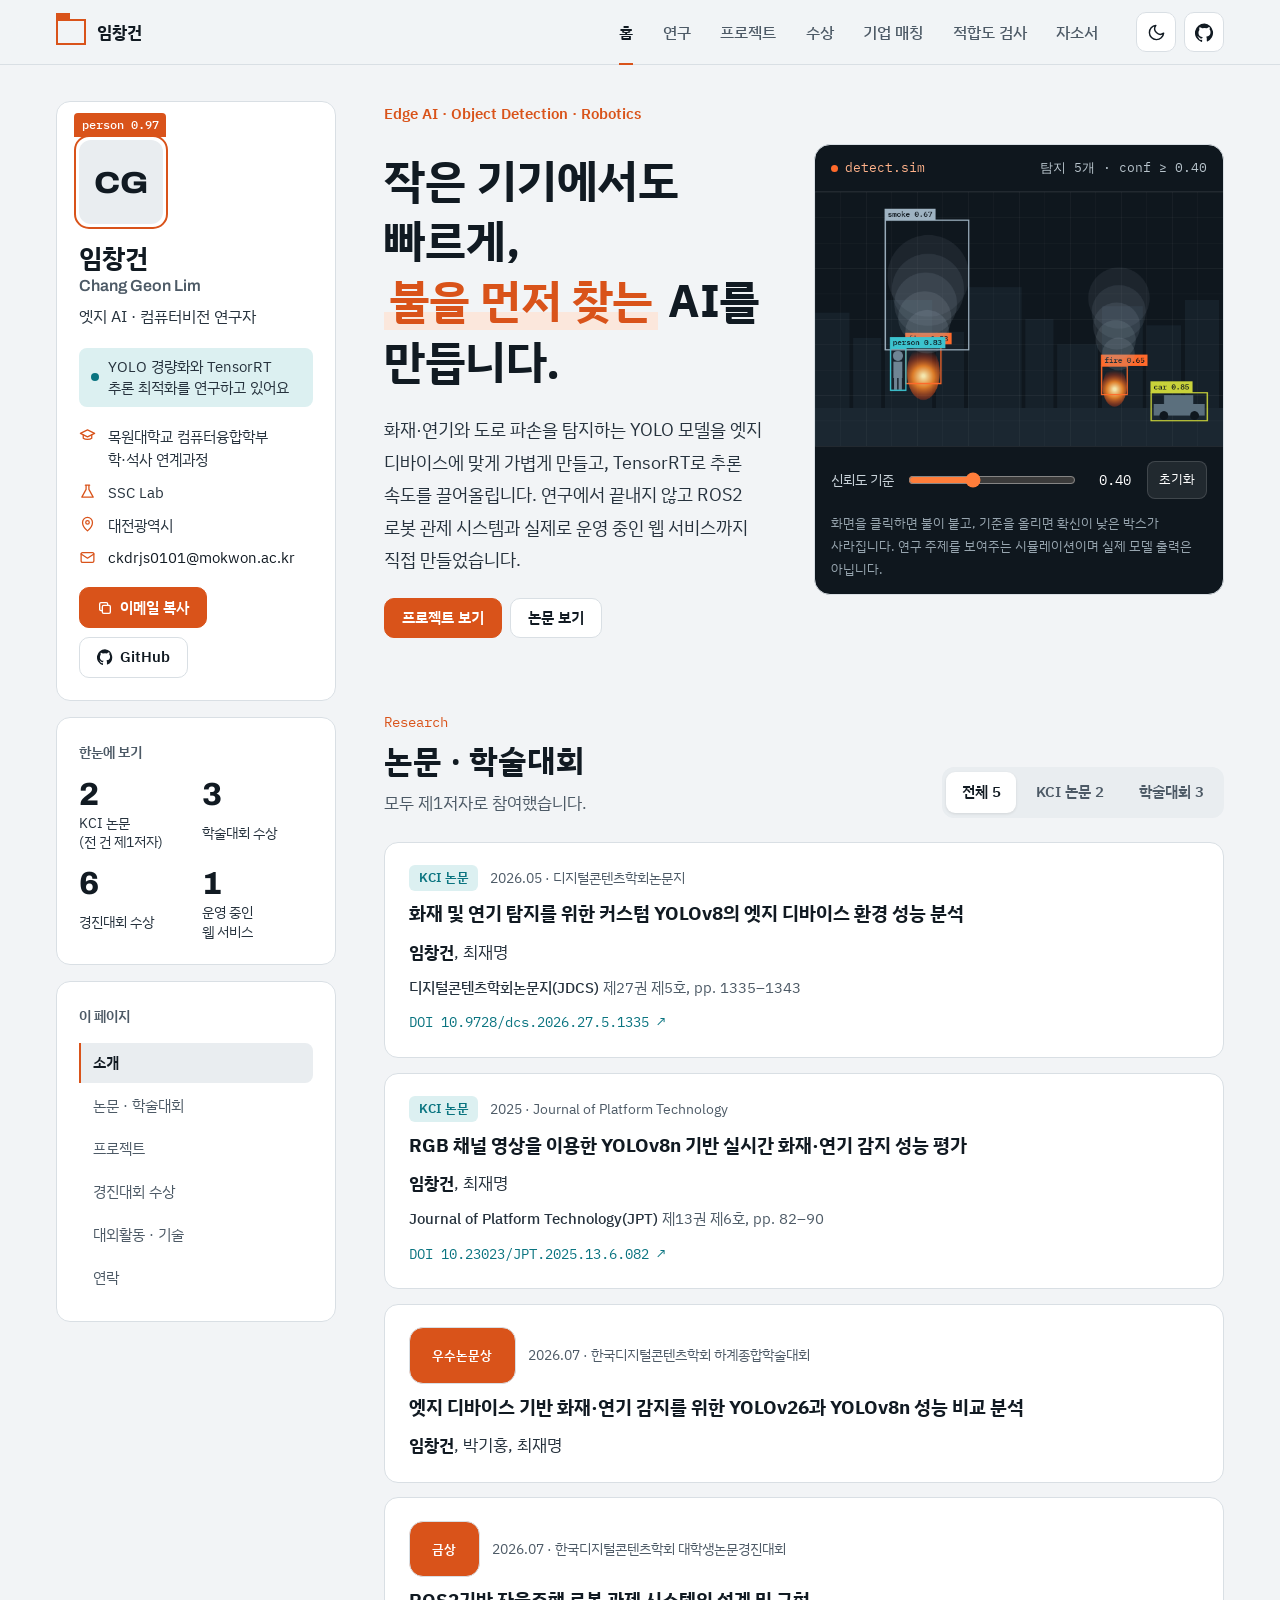
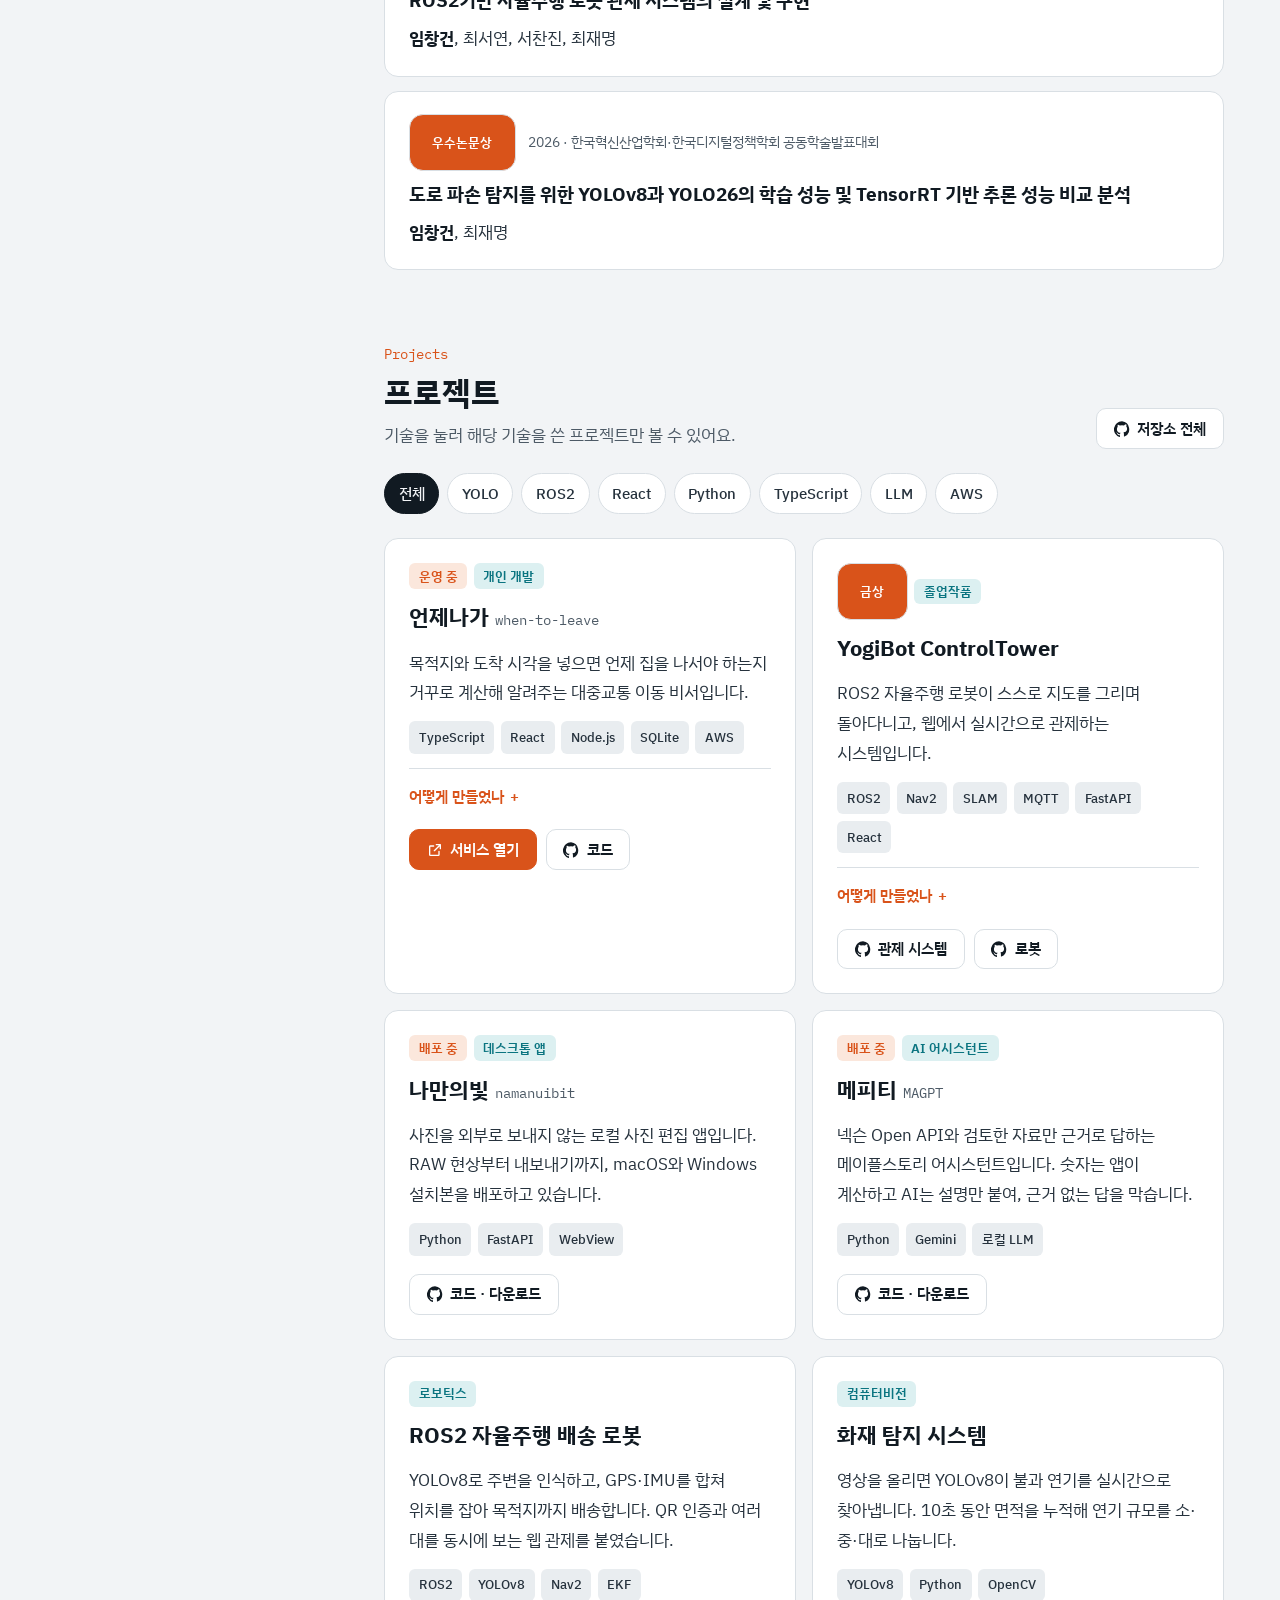
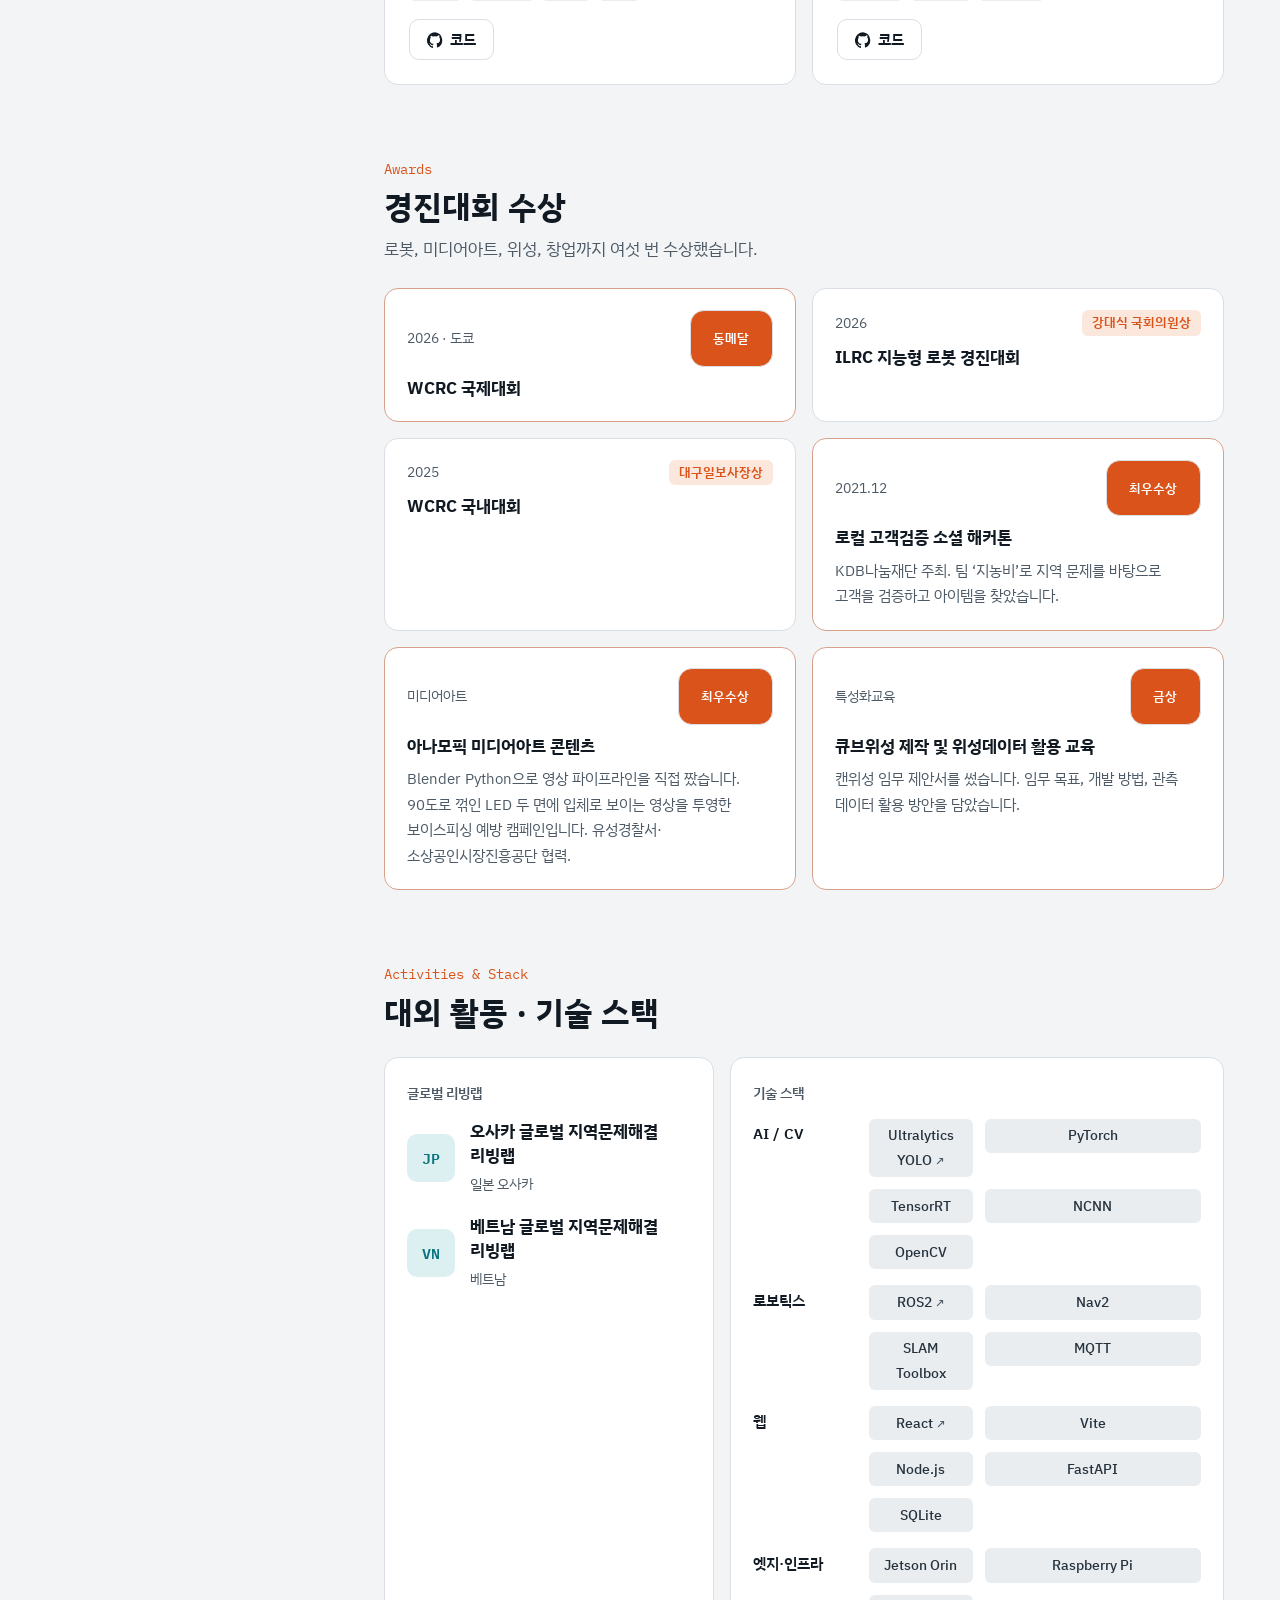
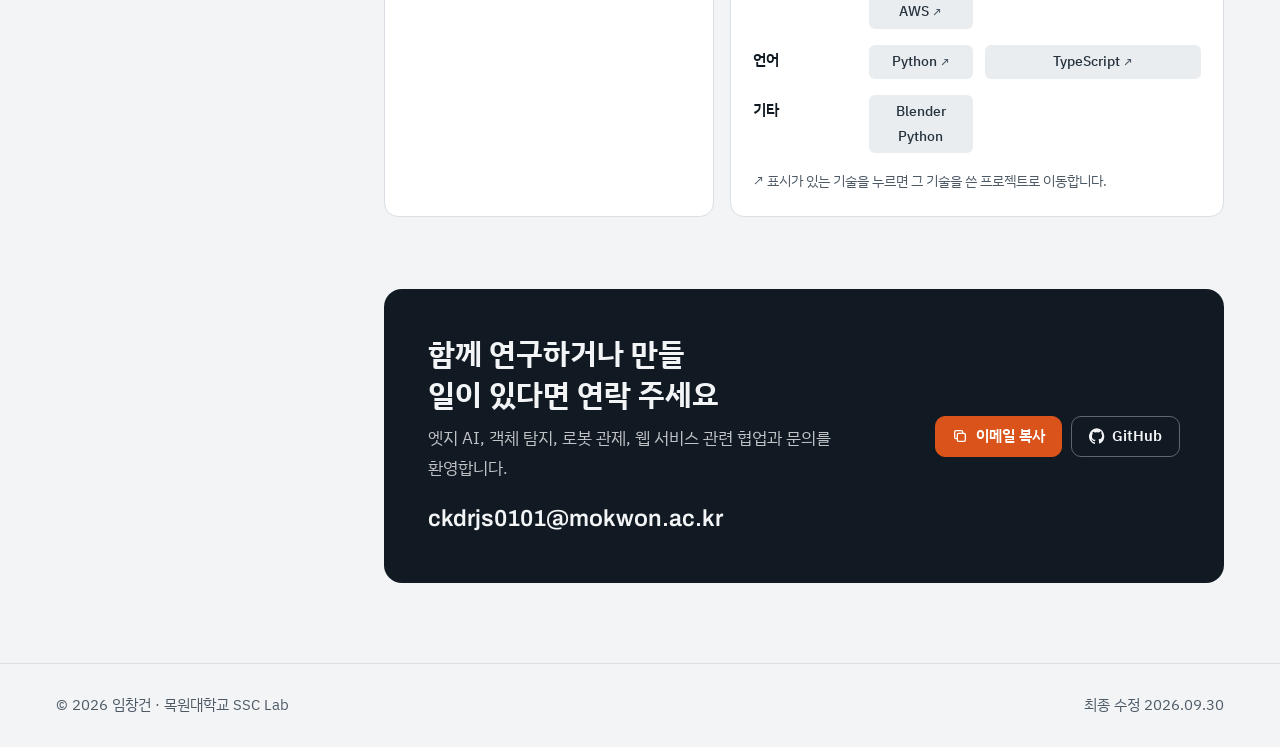
<file: index.html>
<!doctype html>
<html lang="ko">
<head>
<meta charset="utf-8">
<meta name="viewport" content="width=device-width, initial-scale=1, viewport-fit=cover">
<title>임창건 포트폴리오</title>
<meta name="description" content="엣지 AI·YOLO 객체 탐지 연구자 임창건의 논문, 수상, 프로젝트 포트폴리오">
<meta property="og:title" content="임창건 · Edge AI Portfolio">
<meta property="og:description" content="엣지 디바이스에서 동작하는 YOLO 객체 탐지를 연구하고, 로봇과 웹 서비스로 만듭니다.">
<link rel="icon" href="data:image/svg+xml,%3Csvg xmlns='http://www.w3.org/2000/svg' viewBox='0 0 32 32'%3E%3Crect x='3' y='7' width='26' height='22' fill='none' stroke='%23e0591a' stroke-width='3'/%3E%3Crect x='3' y='2' width='14' height='6' fill='%23e0591a'/%3E%3C/svg%3E">
<link rel="preconnect" href="https://fonts.googleapis.com">
<link rel="preconnect" href="https://fonts.gstatic.com" crossorigin>
<link rel="stylesheet" href="https://fonts.googleapis.com/css2?family=Archivo:wdth,wght@100,600..800&family=IBM+Plex+Mono:wght@400;500&family=IBM+Plex+Sans+KR:wght@400;500;600;700&display=swap">
<link rel="stylesheet" href="assets/site.css">
</head>
<body>

<svg width="0" height="0" style="position:absolute" aria-hidden="true">
  <symbol id="i-gh" viewBox="0 0 24 24"><path d="M12 .5a12 12 0 0 0-3.8 23.4c.6.1.8-.3.8-.6v-2.1c-3.3.7-4-1.6-4-1.6-.6-1.4-1.4-1.8-1.4-1.8-1.1-.7.1-.7.1-.7 1.2.1 1.9 1.3 1.9 1.3 1.1 1.8 2.8 1.3 3.5 1 .1-.8.4-1.3.8-1.6-2.7-.3-5.5-1.3-5.5-5.9 0-1.3.5-2.4 1.2-3.2-.1-.3-.5-1.5.1-3.2 0 0 1-.3 3.3 1.2a11.5 11.5 0 0 1 6 0C17.3 4.7 18.3 5 18.3 5c.7 1.7.2 2.9.1 3.2.8.8 1.2 1.9 1.2 3.2 0 4.6-2.8 5.6-5.5 5.9.4.4.8 1.1.8 2.2v3.3c0 .3.2.7.8.6A12 12 0 0 0 12 .5Z"/></symbol>
  <symbol id="i-sun" viewBox="0 0 24 24"><circle cx="12" cy="12" r="4"/><path d="M12 2v2M12 20v2M4.9 4.9l1.4 1.4M17.7 17.7l1.4 1.4M2 12h2M20 12h2M4.9 19.1l1.4-1.4M17.7 6.3l1.4-1.4"/></symbol>
  <symbol id="i-moon" viewBox="0 0 24 24"><path d="M21 12.8A9 9 0 1 1 11.2 3a7 7 0 0 0 9.8 9.8Z"/></symbol>
  <symbol id="i-menu" viewBox="0 0 24 24"><path d="M4 7h16M4 12h16M4 17h16"/></symbol>
  <symbol id="i-close" viewBox="0 0 24 24"><path d="M6 6l12 12M18 6 6 18"/></symbol>
  <symbol id="i-up" viewBox="0 0 24 24"><path d="M12 19V5M6 11l6-6 6 6"/></symbol>
  <symbol id="i-school" viewBox="0 0 24 24"><path d="M2 9l10-5 10 5-10 5z"/><path d="M6 11v5c3 2 9 2 12 0v-5"/></symbol>
  <symbol id="i-lab" viewBox="0 0 24 24"><path d="M9 3h6M10 3v6L4 20h16l-6-11V3"/></symbol>
  <symbol id="i-pin" viewBox="0 0 24 24"><path d="M12 21s7-6.2 7-12a7 7 0 0 0-14 0c0 5.8 7 12 7 12Z"/><circle cx="12" cy="9" r="2.5"/></symbol>
  <symbol id="i-mail" viewBox="0 0 24 24"><rect x="3" y="5" width="18" height="14" rx="2"/><path d="m3 7 9 6 9-6"/></symbol>
  <symbol id="i-copy" viewBox="0 0 24 24"><rect x="8" y="8" width="12" height="12" rx="2" fill="none" stroke="currentColor" stroke-width="2"/><path d="M16 8V6a2 2 0 0 0-2-2H6a2 2 0 0 0-2 2v8a2 2 0 0 0 2 2h2" fill="none" stroke="currentColor" stroke-width="2"/></symbol>
  <symbol id="i-ext" viewBox="0 0 24 24"><path d="M14 4h6v6M20 4l-9 9M18 14v5a1 1 0 0 1-1 1H5a1 1 0 0 1-1-1V7a1 1 0 0 1 1-1h5" fill="none" stroke="currentColor" stroke-width="2" stroke-linecap="round" stroke-linejoin="round"/></symbol>
</svg>

<header class="navbar">
  <div class="container">
    <a class="brand" href="#home"><span class="mark" aria-hidden="true"></span>임창건</a>
    <nav class="nav-links" aria-label="주요 메뉴">
      <a href="#home" data-spy="home">홈</a>
      <a href="#research" data-spy="research">연구</a>
      <a href="#projects" data-spy="projects">프로젝트</a>
      <a href="#awards" data-spy="awards">수상</a>
      <a href="companies.html">기업 매칭</a>
      <a href="fit.html">적합도 검사</a>
      <a href="letter.html">자소서</a>
    </nav>
    <div class="nav-actions">
      <button class="icon-btn" id="theme-btn" type="button" aria-label="다크 모드로 전환"><svg><use href="#i-moon"/></svg></button>
      <a class="icon-btn" href="https://github.com/limchanggeon" target="_blank" rel="noopener" aria-label="GitHub 프로필"><svg class="fill"><use href="#i-gh"/></svg></a>
      <button class="icon-btn menu-btn" id="menu-btn" type="button" aria-label="메뉴 열기" aria-expanded="false" aria-controls="drawer"><svg><use href="#i-menu"/></svg></button>
    </div>
  </div>
  <nav class="drawer container" id="drawer" aria-label="모바일 메뉴" hidden>
    <a href="#home" data-spy="home">홈</a>
    <a href="#research" data-spy="research">연구</a>
    <a href="#projects" data-spy="projects">프로젝트</a>
    <a href="#awards" data-spy="awards">수상</a>
    <a href="companies.html">기업 매칭</a>
    <a href="fit.html">적합도 검사</a>
    <a href="letter.html">자소서</a>
  </nav>
  <div class="progress" id="progress"></div>
</header>

<div class="container">
  <div class="shell">

    <aside class="sidebar" aria-label="프로필">
      <div class="panel profile">
        <div class="avatar" aria-hidden="true"><span class="tag">person 0.97</span>CG</div>
        <div>
          <h1>임창건<span>Chang Geon Lim</span></h1>
          <p class="role">엣지 AI · 컴퓨터비전 연구자</p>
        </div>
        <p class="status"><i></i>YOLO 경량화와 TensorRT 추론 최적화를 연구하고 있어요</p>
        <ul class="facts">
          <li><svg><use href="#i-school"/></svg><span>목원대학교 컴퓨터융합학부<br>학·석사 연계과정</span></li>
          <li><svg><use href="#i-lab"/></svg><span>SSC Lab</span></li>
          <li><svg><use href="#i-pin"/></svg><span>대전광역시</span></li>
          <li><svg><use href="#i-mail"/></svg><span class="email-line" id="side-email">ckdrjs0101@mokwon.ac.kr</span></li>
        </ul>
        <div class="btn-row">
          <button class="btn primary" type="button" data-copy="ckdrjs0101@mokwon.ac.kr"><svg><use href="#i-copy"/></svg>이메일 복사</button>
          <a class="btn" href="https://github.com/limchanggeon" target="_blank" rel="noopener"><svg><use href="#i-gh"/></svg>GitHub</a>
        </div>
      </div>

      <div class="panel">
        <p class="side-h">한눈에 보기</p>
        <div class="stats">
          <div><b>2</b><span>KCI 논문<br>(전 건 제1저자)</span></div>
          <div><b>3</b><span>학술대회 수상</span></div>
          <div><b>6</b><span>경진대회 수상</span></div>
          <div><b>1</b><span>운영 중인<br>웹 서비스</span></div>
        </div>
      </div>

      <div class="panel toc-panel">
        <p class="side-h">이 페이지</p>
        <nav class="toc" aria-label="섹션 바로가기">
          <a href="#home" data-spy="home">소개</a>
          <a href="#research" data-spy="research">논문 · 학술대회</a>
          <a href="#projects" data-spy="projects">프로젝트</a>
          <a href="#awards" data-spy="awards">경진대회 수상</a>
          <a href="#about" data-spy="about">대외활동 · 기술</a>
          <a href="#contact" data-spy="contact">연락</a>
        </nav>
      </div>
    </aside>

    <main>
      <section class="sec" id="home" aria-label="소개">
        <div class="hero">
          <div class="hero-copy">
            <span class="kicker">Edge AI · Object Detection · Robotics</span>
            <h2>작은 기기에서도 빠르게,<br><span class="hl">불을 먼저 찾는</span> AI를 만듭니다.</h2>
            <p class="lede">
              화재·연기와 도로 파손을 탐지하는 YOLO 모델을 엣지 디바이스에 맞게 가볍게 만들고, TensorRT로 추론 속도를 끌어올립니다.
              연구에서 끝내지 않고 ROS2 로봇 관제 시스템과 실제로 운영 중인 웹 서비스까지 직접 만들었습니다.
            </p>
            <div class="btn-row">
              <a class="btn primary" href="#projects">프로젝트 보기</a>
              <a class="btn" href="#research">논문 보기</a>
            </div>
          </div>

          <figure class="stage" style="margin:0" aria-label="객체 탐지 시뮬레이션">
            <div class="stage-top mono">
              <span class="live"><i></i>detect.sim</span>
              <span class="count" id="det-count">탐지 0개</span>
            </div>
            <canvas id="stage" width="640" height="400" aria-label="화재와 연기를 탐지하는 애니메이션. 클릭하면 불이 추가됩니다."></canvas>
            <div class="stage-ctrl">
              <label for="conf">신뢰도 기준 <input id="conf" type="range" min="0.1" max="0.9" step="0.05" value="0.4"><output id="conf-out" for="conf">0.40</output></label>
              <button class="mini" type="button" id="reset-stage">초기화</button>
            </div>
            <figcaption class="stage-note">화면을 클릭하면 불이 붙고, 기준을 올리면 확신이 낮은 박스가 사라집니다. 연구 주제를 보여주는 시뮬레이션이며 실제 모델 출력은 아닙니다.</figcaption>
          </figure>
        </div>
      </section>

      <section class="sec" id="research">
        <div class="sec-head">
          <div><span class="eyebrow">Research</span><h2>논문 · 학술대회</h2><p>모두 제1저자로 참여했습니다.</p></div>
          <div class="seg" role="tablist" aria-label="연구 실적 필터">
            <button type="button" role="tab" id="tab-all" aria-selected="true" data-filter="all">전체 5</button>
            <button type="button" role="tab" id="tab-journal" aria-selected="false" data-filter="journal">KCI 논문 2</button>
            <button type="button" role="tab" id="tab-conf" aria-selected="false" data-filter="conf">학술대회 3</button>
          </div>
        </div>
        <div class="pubs" id="pubs">
          <article class="pub track" data-type="journal" data-cls="paper">
            <div class="meta"><span class="pill kind">KCI 논문</span><span>2026.05 · 디지털콘텐츠학회논문지</span></div>
            <h3>화재 및 연기 탐지를 위한 커스텀 YOLOv8의 엣지 디바이스 환경 성능 분석</h3>
            <p class="au"><b>임창건</b>, 최재명</p>
            <p class="src"><em>디지털콘텐츠학회논문지(JDCS)</em> 제27권 제5호, pp. 1335–1343</p>
            <a class="doi" href="https://doi.org/10.9728/dcs.2026.27.5.1335" target="_blank" rel="noopener">DOI 10.9728/dcs.2026.27.5.1335 ↗</a>
          </article>
          <article class="pub track" data-type="journal" data-cls="paper">
            <div class="meta"><span class="pill kind">KCI 논문</span><span>2025 · Journal of Platform Technology</span></div>
            <h3>RGB 채널 영상을 이용한 YOLOv8n 기반 실시간 화재·연기 감지 성능 평가</h3>
            <p class="au"><b>임창건</b>, 최재명</p>
            <p class="src"><em>Journal of Platform Technology(JPT)</em> 제13권 제6호, pp. 82–90</p>
            <a class="doi" href="https://doi.org/10.23023/JPT.2025.13.6.082" target="_blank" rel="noopener">DOI 10.23023/JPT.2025.13.6.082 ↗</a>
          </article>
          <article class="pub track" data-type="conf" data-cls="talk">
            <div class="meta"><span class="pill award">우수논문상</span><span>2026.07 · 한국디지털콘텐츠학회 하계종합학술대회</span></div>
            <h3>엣지 디바이스 기반 화재·연기 감지를 위한 YOLOv26과 YOLOv8n 성능 비교 분석</h3>
            <p class="au"><b>임창건</b>, 박기홍, 최재명</p>
          </article>
          <article class="pub track" data-type="conf" data-cls="talk">
            <div class="meta"><span class="pill award">금상</span><span>2026.07 · 한국디지털콘텐츠학회 대학생논문경진대회</span></div>
            <h3>ROS2기반 자율주행 로봇 관제 시스템의 설계 및 구현</h3>
            <p class="au"><b>임창건</b>, 최서연, 서찬진, 최재명</p>
          </article>
          <article class="pub track" data-type="conf" data-cls="talk">
            <div class="meta"><span class="pill award">우수논문상</span><span>2026 · 한국혁신산업학회·한국디지털정책학회 공동학술발표대회</span></div>
            <h3>도로 파손 탐지를 위한 YOLOv8과 YOLO26의 학습 성능 및 TensorRT 기반 추론 성능 비교 분석</h3>
            <p class="au"><b>임창건</b>, 최재명</p>
          </article>
        </div>
      </section>

      <section class="sec" id="projects">
        <div class="sec-head">
          <div><span class="eyebrow">Projects</span><h2>프로젝트</h2><p>기술을 눌러 해당 기술을 쓴 프로젝트만 볼 수 있어요.</p></div>
          <a class="btn" href="https://github.com/limchanggeon?tab=repositories" target="_blank" rel="noopener"><svg><use href="#i-gh"/></svg>저장소 전체</a>
        </div>
        <div class="filters" role="group" aria-label="기술로 거르기" id="filters">
          <button class="fchip" type="button" data-tag="all" aria-pressed="true">전체</button>
          <button class="fchip" type="button" data-tag="YOLO" aria-pressed="false">YOLO</button>
          <button class="fchip" type="button" data-tag="ROS2" aria-pressed="false">ROS2</button>
          <button class="fchip" type="button" data-tag="React" aria-pressed="false">React</button>
          <button class="fchip" type="button" data-tag="Python" aria-pressed="false">Python</button>
          <button class="fchip" type="button" data-tag="TypeScript" aria-pressed="false">TypeScript</button>
          <button class="fchip" type="button" data-tag="LLM" aria-pressed="false">LLM</button>
          <button class="fchip" type="button" data-tag="AWS" aria-pressed="false">AWS</button>
        </div>

        <div class="projects" id="project-grid">
          <article class="proj track" data-cls="service" data-tags="TypeScript React AWS">
            <div class="top"><span class="pill soft">운영 중</span><span class="pill kind">개인 개발</span></div>
            <h3>언제나가<span class="en">when-to-leave</span></h3>
            <p class="sum">목적지와 도착 시각을 넣으면 언제 집을 나서야 하는지 거꾸로 계산해 알려주는 대중교통 이동 비서입니다.</p>
            <ul class="chips"><li>TypeScript</li><li>React</li><li>Node.js</li><li>SQLite</li><li>AWS</li></ul>
            <details>
              <summary>어떻게 만들었나</summary>
              <ul class="points">
                <li><span><b>역산 스케줄링 엔진</b>: 시각표 구간마다 “이 편을 타려면 언제까지 도착해야 하는가”를 앞 구간으로 전파합니다. 화면 코드와 분리해 앱으로 옮길 수 있습니다.</span></li>
                <li><span><b>외부 API 4종 통합</b>: 카카오, ODsay, 국토교통부 TAGO, Google Directions를 어댑터로 묶어 데이터 소스를 바꿔 끼울 수 있습니다.</span></li>
                <li><span><b>인증·보안</b>: 이메일·카카오·구글 로그인, 구글 ID 토큰 서명 검증, 서명된 세션 쿠키, 로그인 시도 제한.</span></li>
                <li><span><b>운영</b>: AWS EC2 HTTPS 배포, S3 일일 백업, 응답 캐시로 API 한도 대응, 접근성 검사 위반 0건.</span></li>
              </ul>
            </details>
            <div class="btn-row">
              <a class="btn primary" href="https://whenigo.p-e.kr" target="_blank" rel="noopener"><svg><use href="#i-ext"/></svg>서비스 열기</a>
              <a class="btn" href="https://github.com/limchanggeon/when-to-leave" target="_blank" rel="noopener"><svg><use href="#i-gh"/></svg>코드</a>
            </div>
          </article>

          <article class="proj track" data-cls="robot" data-tags="ROS2 React Python">
            <div class="top"><span class="pill award">금상</span><span class="pill kind">졸업작품</span></div>
            <h3>YogiBot ControlTower</h3>
            <p class="sum">ROS2 자율주행 로봇이 스스로 지도를 그리며 돌아다니고, 웹에서 실시간으로 관제하는 시스템입니다.</p>
            <ul class="chips"><li>ROS2</li><li>Nav2</li><li>SLAM</li><li>MQTT</li><li>FastAPI</li><li>React</li></ul>
            <details>
              <summary>어떻게 만들었나</summary>
              <ul class="points">
                <li><span><b>ROS2–MQTT–WebSocket</b> 구조로 로봇과 FastAPI + React 관제 웹을 연결했습니다.</span></li>
                <li><span><b>자율 매핑</b>: TurtleBot3 Waffle에서 Nav2와 SLAM Toolbox로 아직 안 가본 곳을 찾아가며 지도를 만듭니다.</span></li>
                <li><span><b>원격 제어</b>: Tailscale VPN으로 Jetson을 원격 제어하고 Raspberry Pi GPIO로 릴레이를 다룹니다.</span></li>
              </ul>
            </details>
            <div class="btn-row">
              <a class="btn" href="https://github.com/limchanggeon/ros2-robot-control-system" target="_blank" rel="noopener"><svg><use href="#i-gh"/></svg>관제 시스템</a>
              <a class="btn" href="https://github.com/limchanggeon/YOGIBOT" target="_blank" rel="noopener"><svg><use href="#i-gh"/></svg>로봇</a>
            </div>
          </article>

          <article class="proj track" data-cls="app" data-tags="Python">
            <div class="top"><span class="pill soft">배포 중</span><span class="pill kind">데스크톱 앱</span></div>
            <h3>나만의빛<span class="en">namanuibit</span></h3>
            <p class="sum">사진을 외부로 보내지 않는 로컬 사진 편집 앱입니다. RAW 현상부터 내보내기까지, macOS와 Windows 설치본을 배포하고 있습니다.</p>
            <ul class="chips"><li>Python</li><li>FastAPI</li><li>WebView</li></ul>
            <div class="btn-row"><a class="btn" href="https://github.com/limchanggeon/namanuibit" target="_blank" rel="noopener"><svg><use href="#i-gh"/></svg>코드 · 다운로드</a></div>
          </article>

          <article class="proj track" data-cls="assistant" data-tags="Python LLM">
            <div class="top"><span class="pill soft">배포 중</span><span class="pill kind">AI 어시스턴트</span></div>
            <h3>메피티<span class="en">MAGPT</span></h3>
            <p class="sum">넥슨 Open API와 검토한 자료만 근거로 답하는 메이플스토리 어시스턴트입니다. 숫자는 앱이 계산하고 AI는 설명만 붙여, 근거 없는 답을 막습니다.</p>
            <ul class="chips"><li>Python</li><li>Gemini</li><li>로컬 LLM</li></ul>
            <div class="btn-row"><a class="btn" href="https://github.com/limchanggeon/MAGPT" target="_blank" rel="noopener"><svg><use href="#i-gh"/></svg>코드 · 다운로드</a></div>
          </article>

          <article class="proj track" data-cls="robot" data-tags="ROS2 YOLO Python">
            <div class="top"><span class="pill kind">로보틱스</span></div>
            <h3>ROS2 자율주행 배송 로봇</h3>
            <p class="sum">YOLOv8로 주변을 인식하고, GPS·IMU를 합쳐 위치를 잡아 목적지까지 배송합니다. QR 인증과 여러 대를 동시에 보는 웹 관제를 붙였습니다.</p>
            <ul class="chips"><li>ROS2</li><li>YOLOv8</li><li>Nav2</li><li>EKF</li></ul>
            <div class="btn-row"><a class="btn" href="https://github.com/limchanggeon/ros2-delivery-robot" target="_blank" rel="noopener"><svg><use href="#i-gh"/></svg>코드</a></div>
          </article>

          <article class="proj track" data-cls="fire" data-tags="YOLO Python">
            <div class="top"><span class="pill kind">컴퓨터비전</span></div>
            <h3>화재 탐지 시스템</h3>
            <p class="sum">영상을 올리면 YOLOv8이 불과 연기를 실시간으로 찾아냅니다. 10초 동안 면적을 누적해 연기 규모를 소·중·대로 나눕니다.</p>
            <ul class="chips"><li>YOLOv8</li><li>Python</li><li>OpenCV</li></ul>
            <div class="btn-row"><a class="btn" href="https://github.com/limchanggeon/fire-detection-system" target="_blank" rel="noopener"><svg><use href="#i-gh"/></svg>코드</a></div>
          </article>
        </div>
      </section>

      <section class="sec" id="awards">
        <div class="sec-head">
          <div><span class="eyebrow">Awards</span><h2>경진대회 수상</h2><p>로봇, 미디어아트, 위성, 창업까지 여섯 번 수상했습니다.</p></div>
        </div>
        <div class="awards">
          <article class="award top track" data-cls="medal">
            <div class="row"><span class="when">2026 · 도쿄</span><span class="pill award">동메달</span></div>
            <h3>WCRC 국제대회</h3>
          </article>
          <article class="award track" data-cls="award">
            <div class="row"><span class="when">2026</span><span class="pill soft">강대식 국회의원상</span></div>
            <h3>ILRC 지능형 로봇 경진대회</h3>
          </article>
          <article class="award track" data-cls="award">
            <div class="row"><span class="when">2025</span><span class="pill soft">대구일보사장상</span></div>
            <h3>WCRC 국내대회</h3>
          </article>
          <article class="award top track" data-cls="award">
            <div class="row"><span class="when">2021.12</span><span class="pill award">최우수상</span></div>
            <h3>로컬 고객검증 소셜 해커톤</h3>
            <p>KDB나눔재단 주최. 팀 ‘지농비’로 지역 문제를 바탕으로 고객을 검증하고 아이템을 찾았습니다.</p>
          </article>
          <article class="award top track" data-cls="award">
            <div class="row"><span class="when">미디어아트</span><span class="pill award">최우수상</span></div>
            <h3>아나모픽 미디어아트 콘텐츠</h3>
            <p>Blender Python으로 영상 파이프라인을 직접 짰습니다. 90도로 꺾인 LED 두 면에 입체로 보이는 영상을 투영한 보이스피싱 예방 캠페인입니다. 유성경찰서·소상공인시장진흥공단 협력.</p>
          </article>
          <article class="award top track" data-cls="award">
            <div class="row"><span class="when">특성화교육</span><span class="pill award">금상</span></div>
            <h3>큐브위성 제작 및 위성데이터 활용 교육</h3>
            <p>캔위성 임무 제안서를 썼습니다. 임무 목표, 개발 방법, 관측 데이터 활용 방안을 담았습니다.</p>
          </article>
        </div>
      </section>

      <section class="sec" id="about">
        <div class="sec-head">
          <div><span class="eyebrow">Activities &amp; Stack</span><h2>대외 활동 · 기술 스택</h2></div>
        </div>
        <div class="two">
          <div class="panel track" data-cls="global">
            <p class="side-h">글로벌 리빙랩</p>
            <div class="acts">
              <div class="act"><span class="cc">JP</span><div><b>오사카 글로벌 지역문제해결 리빙랩</b><span>일본 오사카</span></div></div>
              <div class="act"><span class="cc">VN</span><div><b>베트남 글로벌 지역문제해결 리빙랩</b><span>베트남</span></div></div>
            </div>
          </div>
          <div class="panel track" data-cls="stack">
            <p class="side-h">기술 스택</p>
            <dl class="stack" id="stack">
              <div><dt>AI / CV</dt><dd><div class="chips"><button type="button" data-go="YOLO">Ultralytics YOLO</button><button type="button">PyTorch</button><button type="button">TensorRT</button><button type="button">NCNN</button><button type="button">OpenCV</button></div></dd></div>
              <div><dt>로보틱스</dt><dd><div class="chips"><button type="button" data-go="ROS2">ROS2</button><button type="button">Nav2</button><button type="button">SLAM Toolbox</button><button type="button">MQTT</button></div></dd></div>
              <div><dt>웹</dt><dd><div class="chips"><button type="button" data-go="React">React</button><button type="button">Vite</button><button type="button">Node.js</button><button type="button">FastAPI</button><button type="button">SQLite</button></div></dd></div>
              <div><dt>엣지·인프라</dt><dd><div class="chips"><button type="button">Jetson Orin</button><button type="button">Raspberry Pi</button><button type="button" data-go="AWS">AWS</button></div></dd></div>
              <div><dt>언어</dt><dd><div class="chips"><button type="button" data-go="Python">Python</button><button type="button" data-go="TypeScript">TypeScript</button></div></dd></div>
              <div><dt>기타</dt><dd><div class="chips"><button type="button">Blender Python</button></div></dd></div>
            </dl>
            <p class="stack-note">↗ 표시가 있는 기술을 누르면 그 기술을 쓴 프로젝트로 이동합니다.</p>
          </div>
        </div>
      </section>

      <section class="sec" id="contact" aria-label="연락">
        <div class="cta">
          <div>
            <h2>함께 연구하거나 만들 일이 있다면 연락 주세요</h2>
            <p>엣지 AI, 객체 탐지, 로봇 관제, 웹 서비스 관련 협업과 문의를 환영합니다.</p>
            <p class="mail">ckdrjs0101@mokwon.ac.kr</p>
          </div>
          <div class="btn-row">
            <button class="btn primary" type="button" data-copy="ckdrjs0101@mokwon.ac.kr"><svg><use href="#i-copy"/></svg>이메일 복사</button>
            <a class="btn" href="https://github.com/limchanggeon" target="_blank" rel="noopener"><svg><use href="#i-gh"/></svg>GitHub</a>
          </div>
        </div>
      </section>
    </main>
  </div>
</div>

<footer class="site">
  <div class="container">
    <span>© 2026 임창건 · 목원대학교 SSC Lab</span>
    <span>최종 수정 2026.09.30</span>
  </div>
</footer>

<div class="tracker" id="tracker" aria-hidden="true"><span></span></div>
<button class="icon-btn to-top" id="to-top" type="button" aria-label="맨 위로" hidden><svg><use href="#i-up"/></svg></button>
<div class="toast" id="toast" role="status" aria-live="polite" hidden></div>

<script src="assets/site.js"></script>
<script>
(function () {
  var reduce = window.site.reduce;

  /* ── research tabs ── */
  var tabs = document.querySelectorAll('#research [role="tab"]'), pubs = document.querySelectorAll('#pubs .pub');
  tabs.forEach(function (t) {
    t.addEventListener('click', function () {
      var f = t.getAttribute('data-filter');
      tabs.forEach(function (x) { x.setAttribute('aria-selected', String(x === t)); });
      pubs.forEach(function (p) { p.hidden = f !== 'all' && p.getAttribute('data-type') !== f; });
    });
  });

  /* ── project tech filter ── */
  var fchips = document.querySelectorAll('#filters .fchip'), projs = document.querySelectorAll('#project-grid .proj');
  function filterBy(tag) {
    fchips.forEach(function (c) { c.setAttribute('aria-pressed', String(c.getAttribute('data-tag') === tag)); });
    projs.forEach(function (p) {
      var hit = tag === 'all' || (' ' + p.getAttribute('data-tags') + ' ').indexOf(' ' + tag + ' ') > -1;
      p.classList.toggle('dim', !hit);
    });
  }
  fchips.forEach(function (c) { c.addEventListener('click', function () { filterBy(c.getAttribute('data-tag')); }); });
  document.querySelectorAll('#stack [data-go]').forEach(function (b) {
    b.classList.add('linked');
    b.addEventListener('click', function () {
      filterBy(b.getAttribute('data-go'));
      document.getElementById('projects').scrollIntoView({ behavior: reduce ? 'auto' : 'smooth' });
    });
  });

  /* ── detection stage (simulation) ── */
  var cv = document.getElementById('stage'), ctx = cv.getContext('2d');
  var W = 640, H = 400, confIn = document.getElementById('conf'), confOut = document.getElementById('conf-out'), countEl = document.getElementById('det-count');
  var CLS = { fire: '#ff6a2b', smoke: '#9fb3c2', person: '#3cc3cf', car: '#c9d23a' };
  var objs = [], t0 = performance.now(), visible = true;

  function fire(x, y, s) { return { cls: 'fire', x: x, y: y, s: s || 1, base: 0.55 + Math.random() * 0.4, ph: Math.random() * 6, born: performance.now() }; }
  function seed() {
    objs = [
      fire(170, 300, 1.1), fire(470, 318, .8),
      { cls: 'smoke', x: 180, y: 180, s: 1.2, base: .62, ph: 1 },
      { cls: 'smoke', x: 480, y: 215, s: .9, base: .34, ph: 2 },
      { cls: 'person', x: 80, y: 300, vx: .35, base: .88, ph: 0 },
      { cls: 'car', x: 700, y: 352, vx: -.9, base: .79, ph: 3 }
    ];
  }
  seed();

  function bgGround() {
    ctx.fillStyle = '#0f171e'; ctx.fillRect(0, 0, W, H);
    // horizon silhouette of buildings
    ctx.fillStyle = '#16212a';
    var xs = [0, 60, 110, 190, 240, 330, 380, 450, 520, 580, 640], hs = [150, 110, 170, 120, 190, 140, 100, 160, 130, 170];
    for (var i = 0; i < hs.length; i++) ctx.fillRect(xs[i], H - 60 - hs[i], xs[i + 1] - xs[i] - 6, hs[i]);
    ctx.fillStyle = '#1b2731'; ctx.fillRect(0, H - 60, W, 60);
    ctx.strokeStyle = 'rgba(255,255,255,.05)'; ctx.lineWidth = 1;
    for (var gx = 0; gx <= W; gx += 40) { ctx.beginPath(); ctx.moveTo(gx + .5, 0); ctx.lineTo(gx + .5, H); ctx.stroke(); }
    for (var gy = 0; gy <= H; gy += 40) { ctx.beginPath(); ctx.moveTo(0, gy + .5); ctx.lineTo(W, gy + .5); ctx.stroke(); }
  }
  function drawFire(o, t) {
    var fl = 1 + Math.sin(t * .012 + o.ph) * .08, r = 34 * o.s * fl;
    var g = ctx.createRadialGradient(o.x, o.y - r * .3, 2, o.x, o.y - r * .2, r * 1.3);
    g.addColorStop(0, 'rgba(255,240,180,.95)'); g.addColorStop(.35, 'rgba(255,140,40,.85)'); g.addColorStop(.75, 'rgba(220,60,20,.35)'); g.addColorStop(1, 'rgba(220,60,20,0)');
    ctx.fillStyle = g;
    ctx.beginPath(); ctx.ellipse(o.x, o.y - r * .45, r * .75, r * 1.25, 0, 0, Math.PI * 2); ctx.fill();
    return { x: o.x - r * .8, y: o.y - r * 1.75, w: r * 1.6, h: r * 1.8 };
  }
  function drawSmoke(o, t) {
    var r = 52 * o.s, drift = Math.sin(t * .0008 + o.ph) * 10;
    for (var i = 0; i < 5; i++) {
      var yy = o.y + 40 - i * 22, xx = o.x + drift * (i / 4) + Math.sin(t * .001 + i) * 6;
      ctx.fillStyle = 'rgba(150,165,178,' + (.18 - i * .02) + ')';
      ctx.beginPath(); ctx.arc(xx, yy, r * (.55 + i * .12), 0, Math.PI * 2); ctx.fill();
    }
    return { x: o.x - r * 1.05 + drift * .5, y: o.y - 88 * o.s - 30, w: r * 2.1, h: 170 * o.s };
  }
  function drawPerson(o) {
    ctx.fillStyle = '#6f8594';
    ctx.beginPath(); ctx.arc(o.x, o.y - 42, 8, 0, Math.PI * 2); ctx.fill();
    ctx.fillRect(o.x - 7, o.y - 33, 14, 26); ctx.fillRect(o.x - 6, o.y - 7, 5, 18); ctx.fillRect(o.x + 1, o.y - 7, 5, 18);
    return { x: o.x - 12, y: o.y - 54, w: 24, h: 66 };
  }
  function drawCar(o) {
    ctx.fillStyle = '#5b6f7d';
    ctx.fillRect(o.x - 40, o.y - 18, 80, 18); ctx.fillRect(o.x - 24, o.y - 32, 46, 15);
    ctx.fillStyle = '#0f171e'; ctx.beginPath(); ctx.arc(o.x - 24, o.y, 7, 0, 7); ctx.arc(o.x + 24, o.y, 7, 0, 7); ctx.fill();
    return { x: o.x - 44, y: o.y - 36, w: 88, h: 44 };
  }
  function label(b, cls, c) {
    var col = CLS[cls], jx = (Math.random() - .5) * 1.4, jy = (Math.random() - .5) * 1.4;
    ctx.strokeStyle = col; ctx.lineWidth = 2; ctx.strokeRect(b.x + jx, b.y + jy, b.w, b.h);
    var txt = cls + ' ' + c.toFixed(2);
    ctx.font = '500 12px "IBM Plex Mono", ui-monospace, monospace';
    var tw = ctx.measureText(txt).width + 10, ly = Math.max(0, b.y + jy - 18);
    ctx.fillStyle = col; ctx.fillRect(b.x + jx - 1, ly, tw, 18);
    ctx.fillStyle = '#0f171e'; ctx.fillText(txt, b.x + jx + 4, ly + 13);
  }

  function frame(now) {
    var t = now - t0, th = parseFloat(confIn.value), n = 0;
    bgGround();
    objs.forEach(function (o) {
      if (o.vx) { o.x += o.vx; if (o.x > W + 60) o.x = -60; if (o.x < -60) o.x = W + 60; }
      var b = o.cls === 'fire' ? drawFire(o, t) : o.cls === 'smoke' ? drawSmoke(o, t) : o.cls === 'person' ? drawPerson(o) : drawCar(o);
      // detector confidence wobbles a little; a new fire ramps up as it grows
      var ramp = o.born ? Math.min(1, (now - o.born) / 900) : 1;
      var c = Math.max(0.05, Math.min(0.99, (o.base + Math.sin(t * .003 + o.ph * 3) * .06) * ramp));
      if (c >= th) { label(b, o.cls, c); n++; }
    });
    countEl.textContent = '탐지 ' + n + '개 · conf ≥ ' + th.toFixed(2);
  }
  var running = false;
  function loop(now) { frame(now); if (!reduce && visible) requestAnimationFrame(loop); else running = false; }
  function kick() {
    if (running) return;
    if (!reduce && visible) { running = true; requestAnimationFrame(loop); } else requestAnimationFrame(frame);
  }

  confIn.addEventListener('input', function () { confOut.textContent = parseFloat(confIn.value).toFixed(2); kick(); });
  cv.addEventListener('click', function (e) {
    var r = cv.getBoundingClientRect(), x = (e.clientX - r.left) * W / r.width, y = (e.clientY - r.top) * H / r.height;
    objs.push(fire(x, Math.max(y, 90), .6 + Math.random() * .6));
    if (objs.filter(function (o) { return o.cls === 'fire'; }).length > 8) {
      var i = objs.findIndex(function (o) { return o.cls === 'fire'; }); objs.splice(i, 1);
    }
    kick();
  });
  document.getElementById('reset-stage').addEventListener('click', function () { seed(); kick(); });
  if ('IntersectionObserver' in window) {
    new IntersectionObserver(function (es) { visible = es[0].isIntersecting; if (visible) kick(); }).observe(cv);
  }
  kick();
})();
</script>
</body>
</html>
</file>
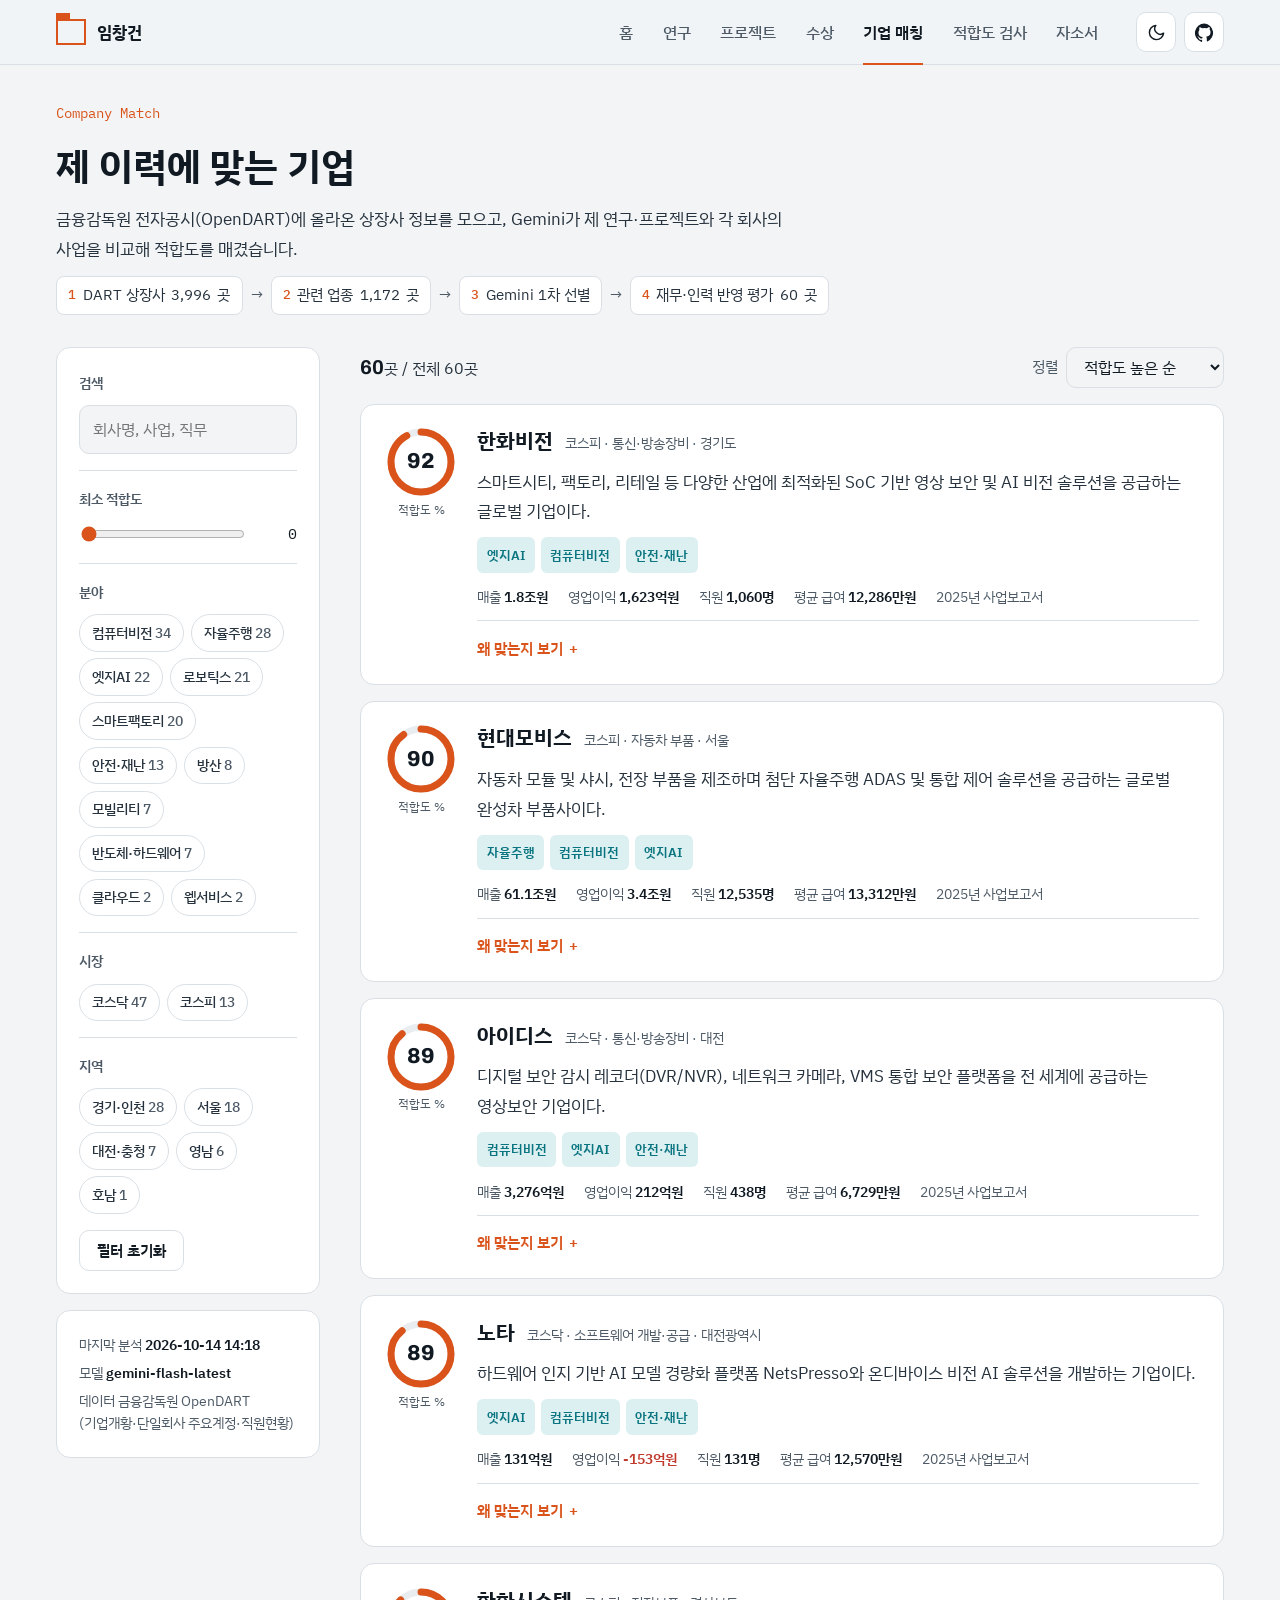
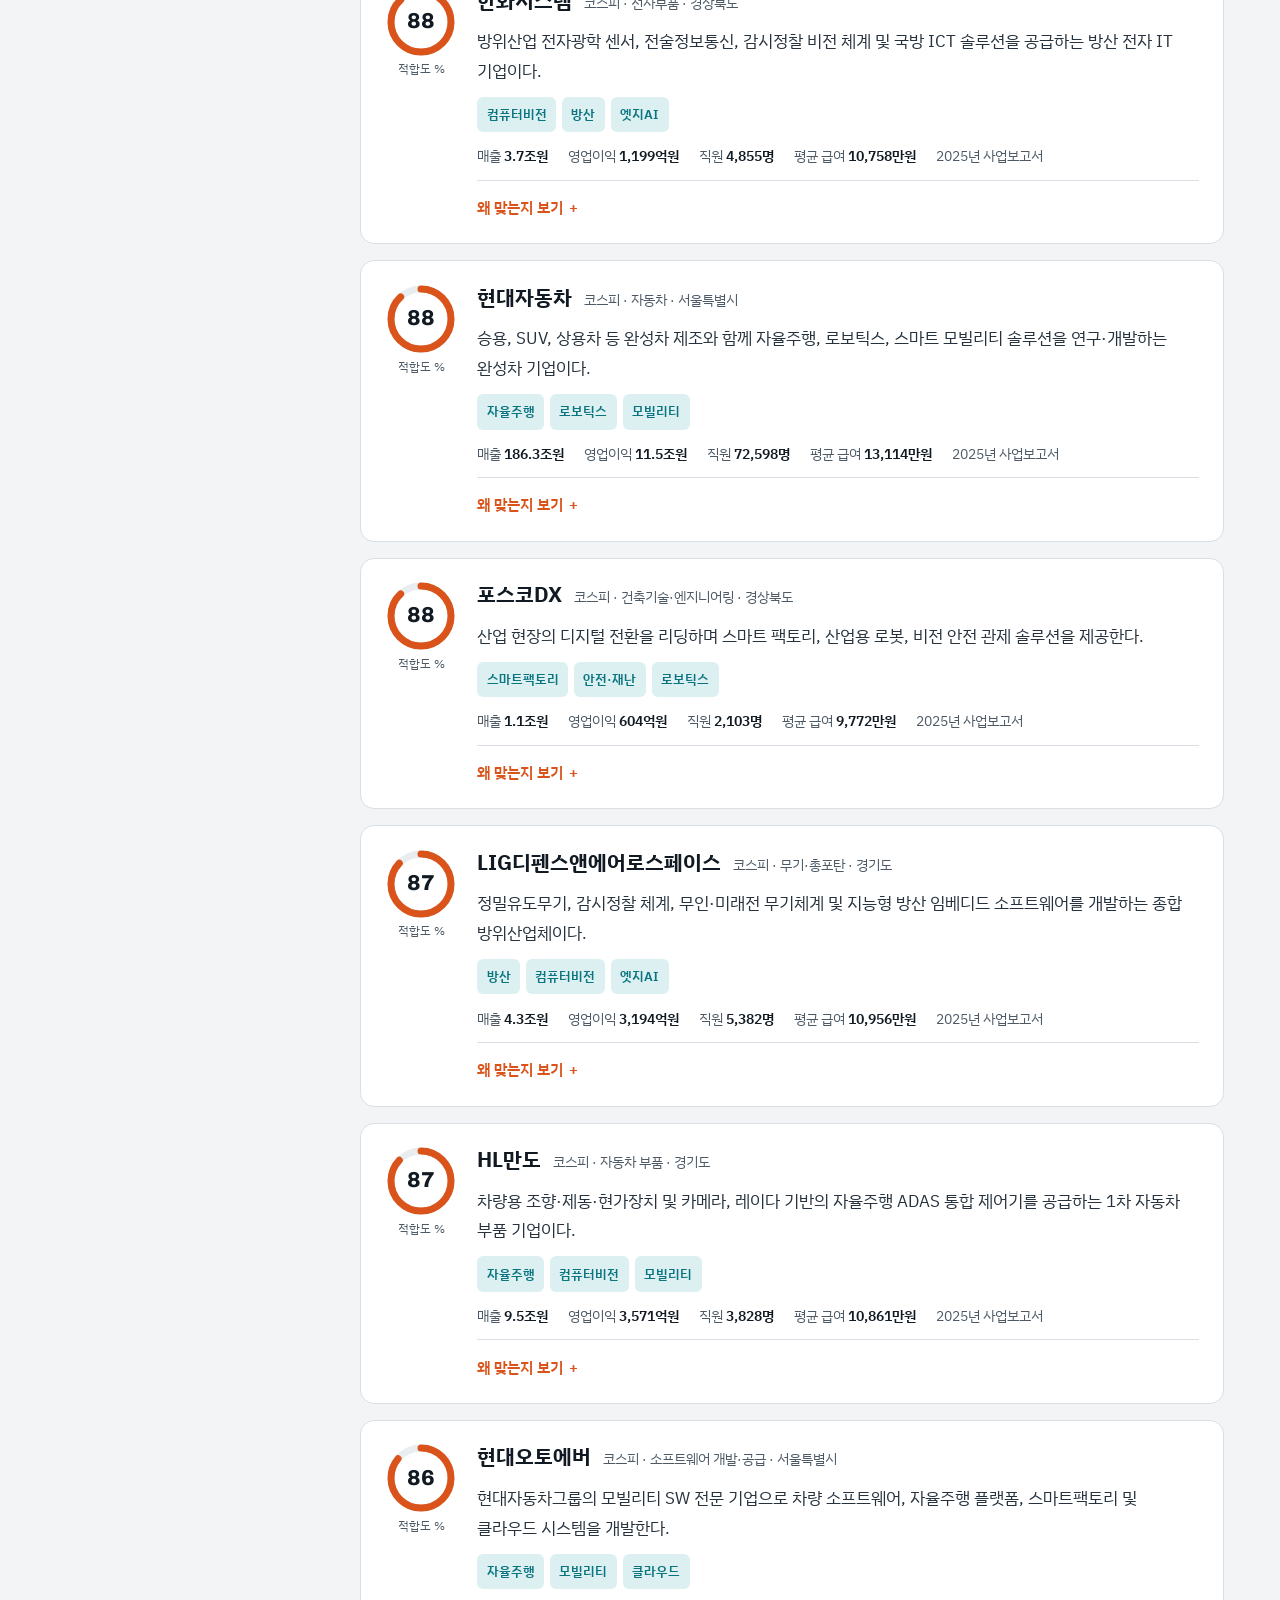
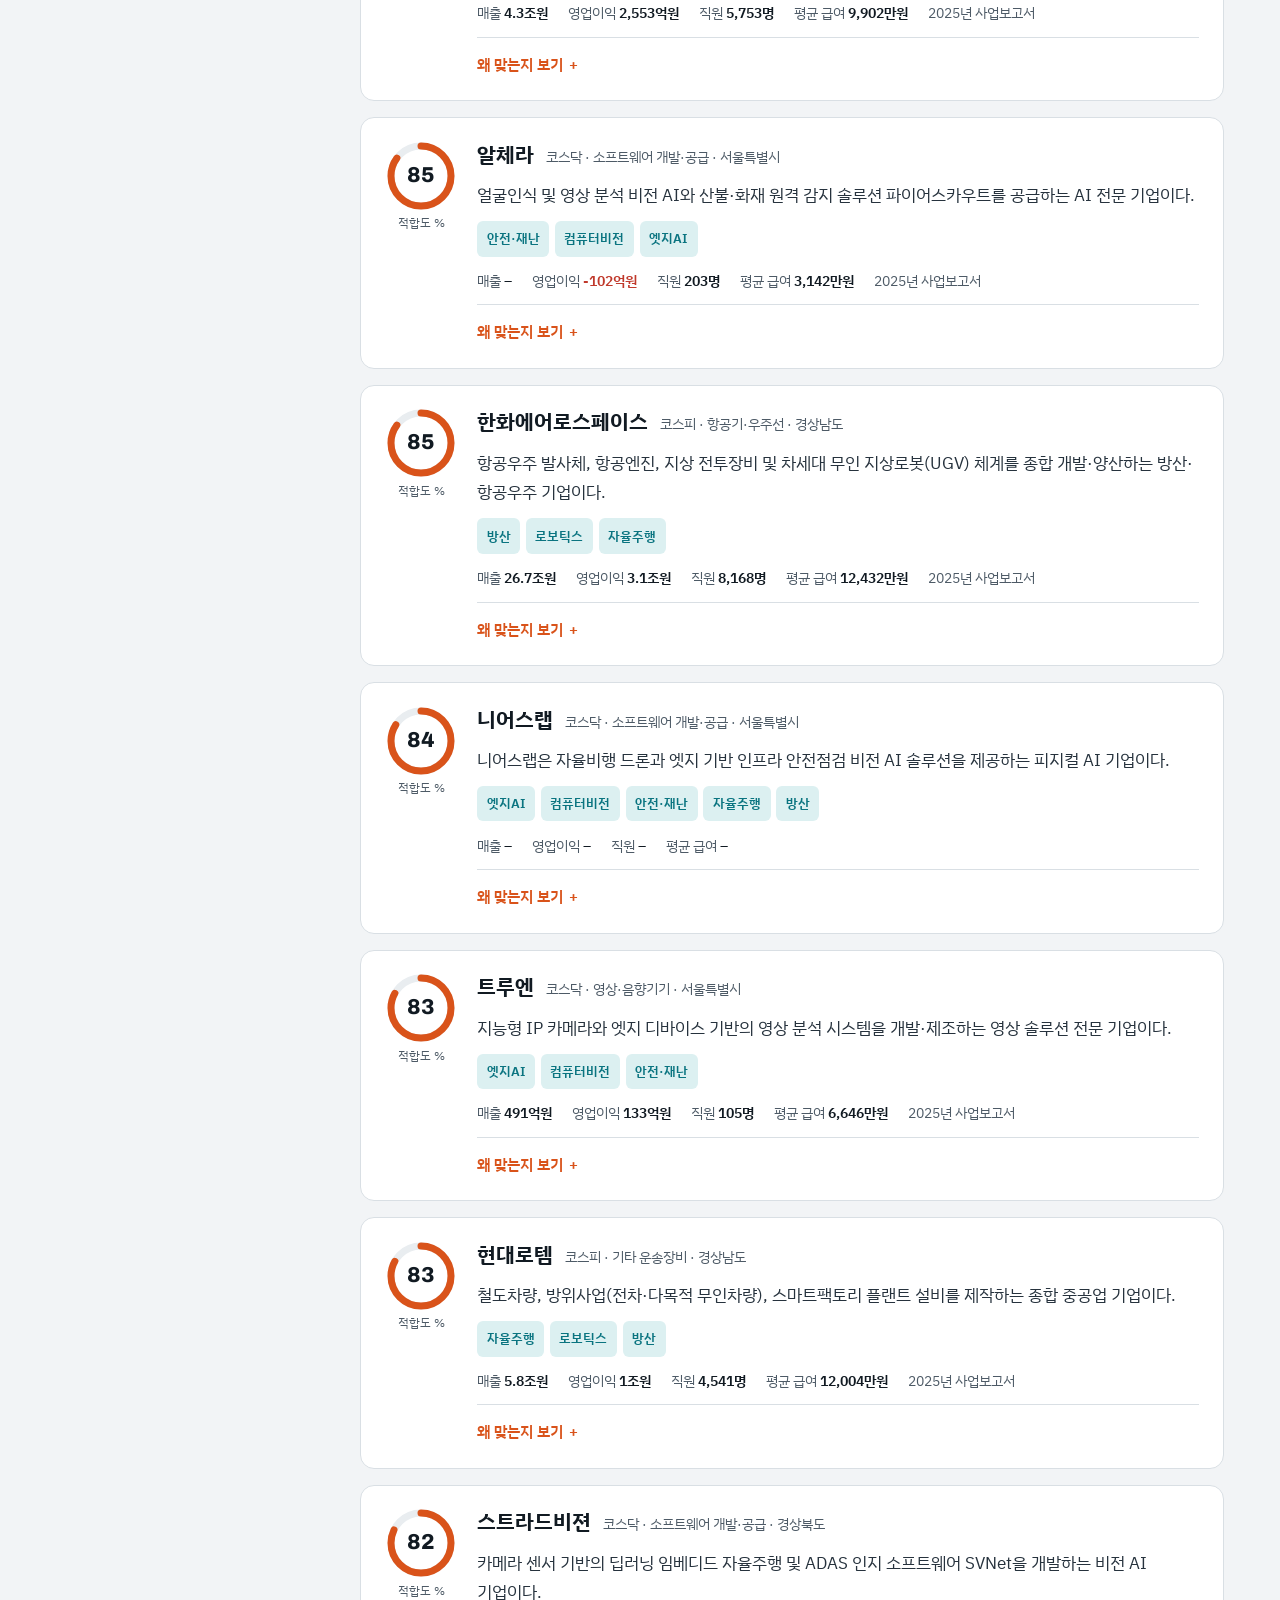
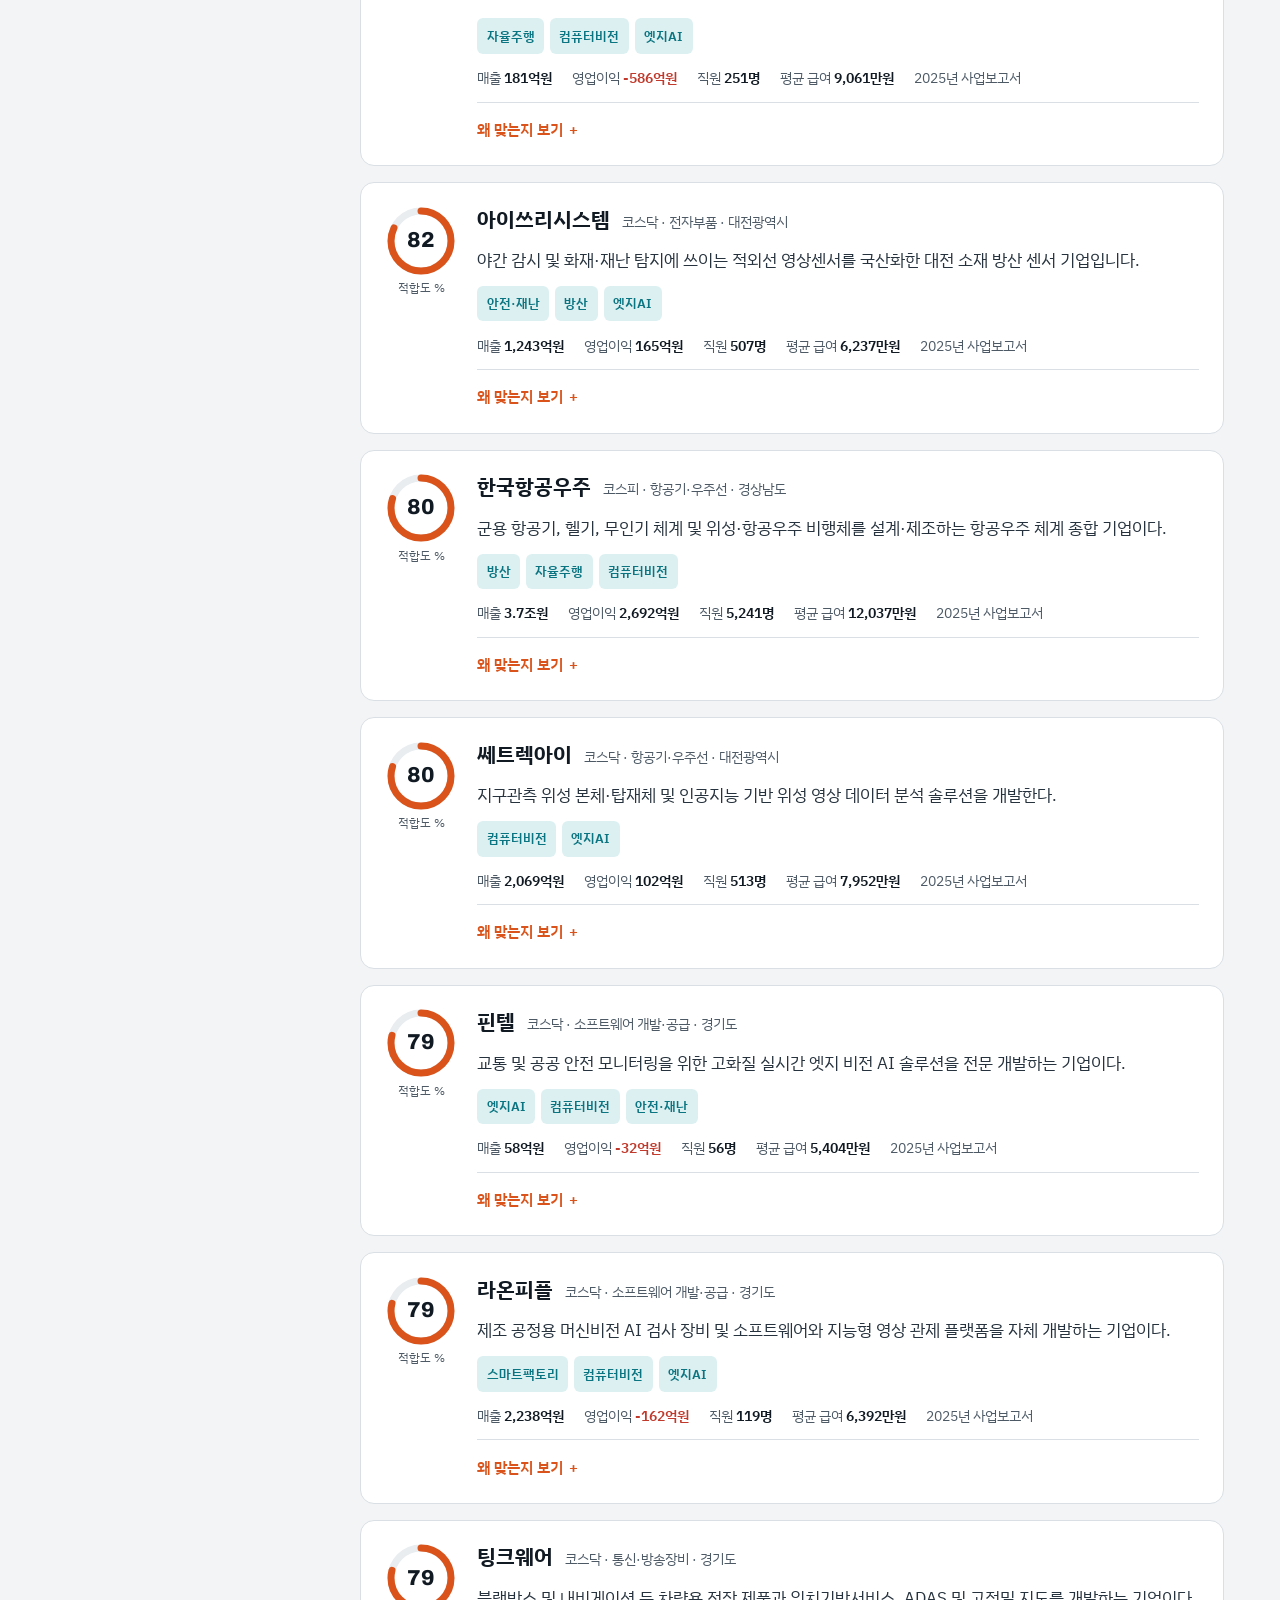
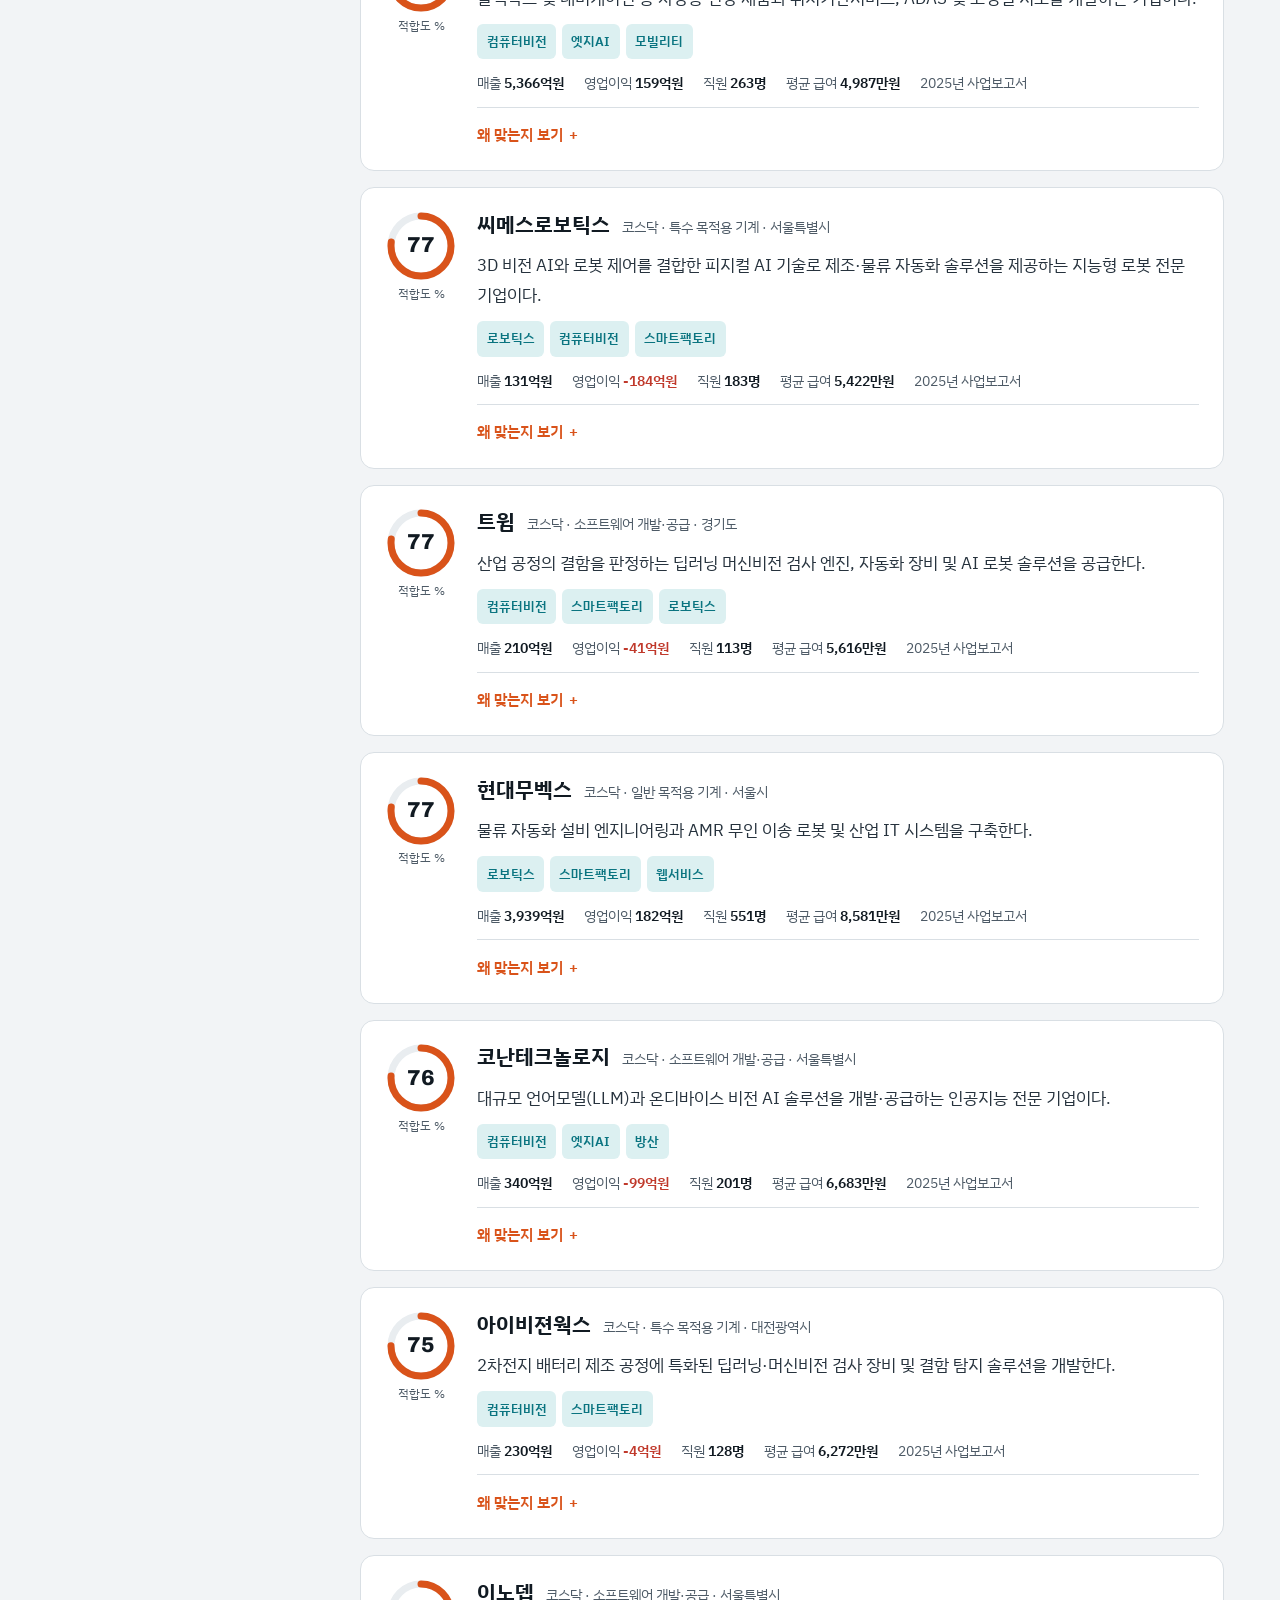
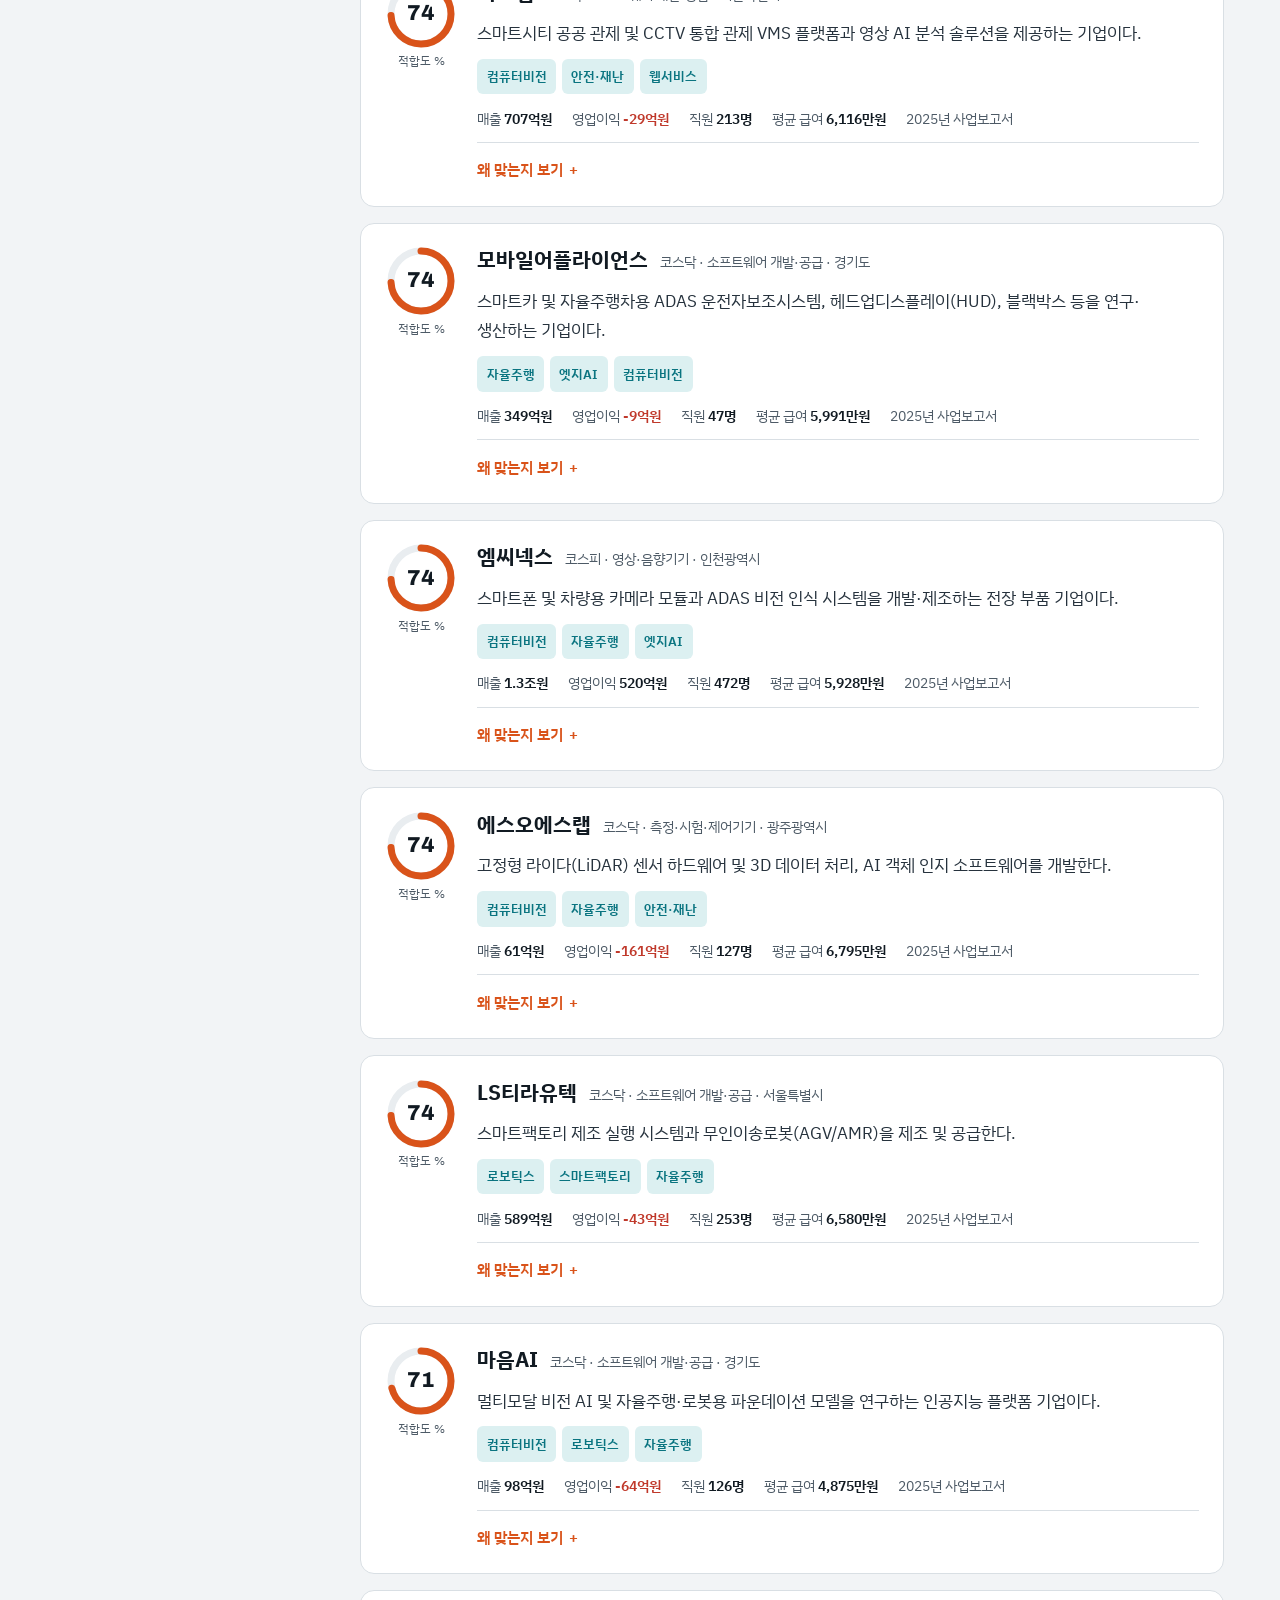
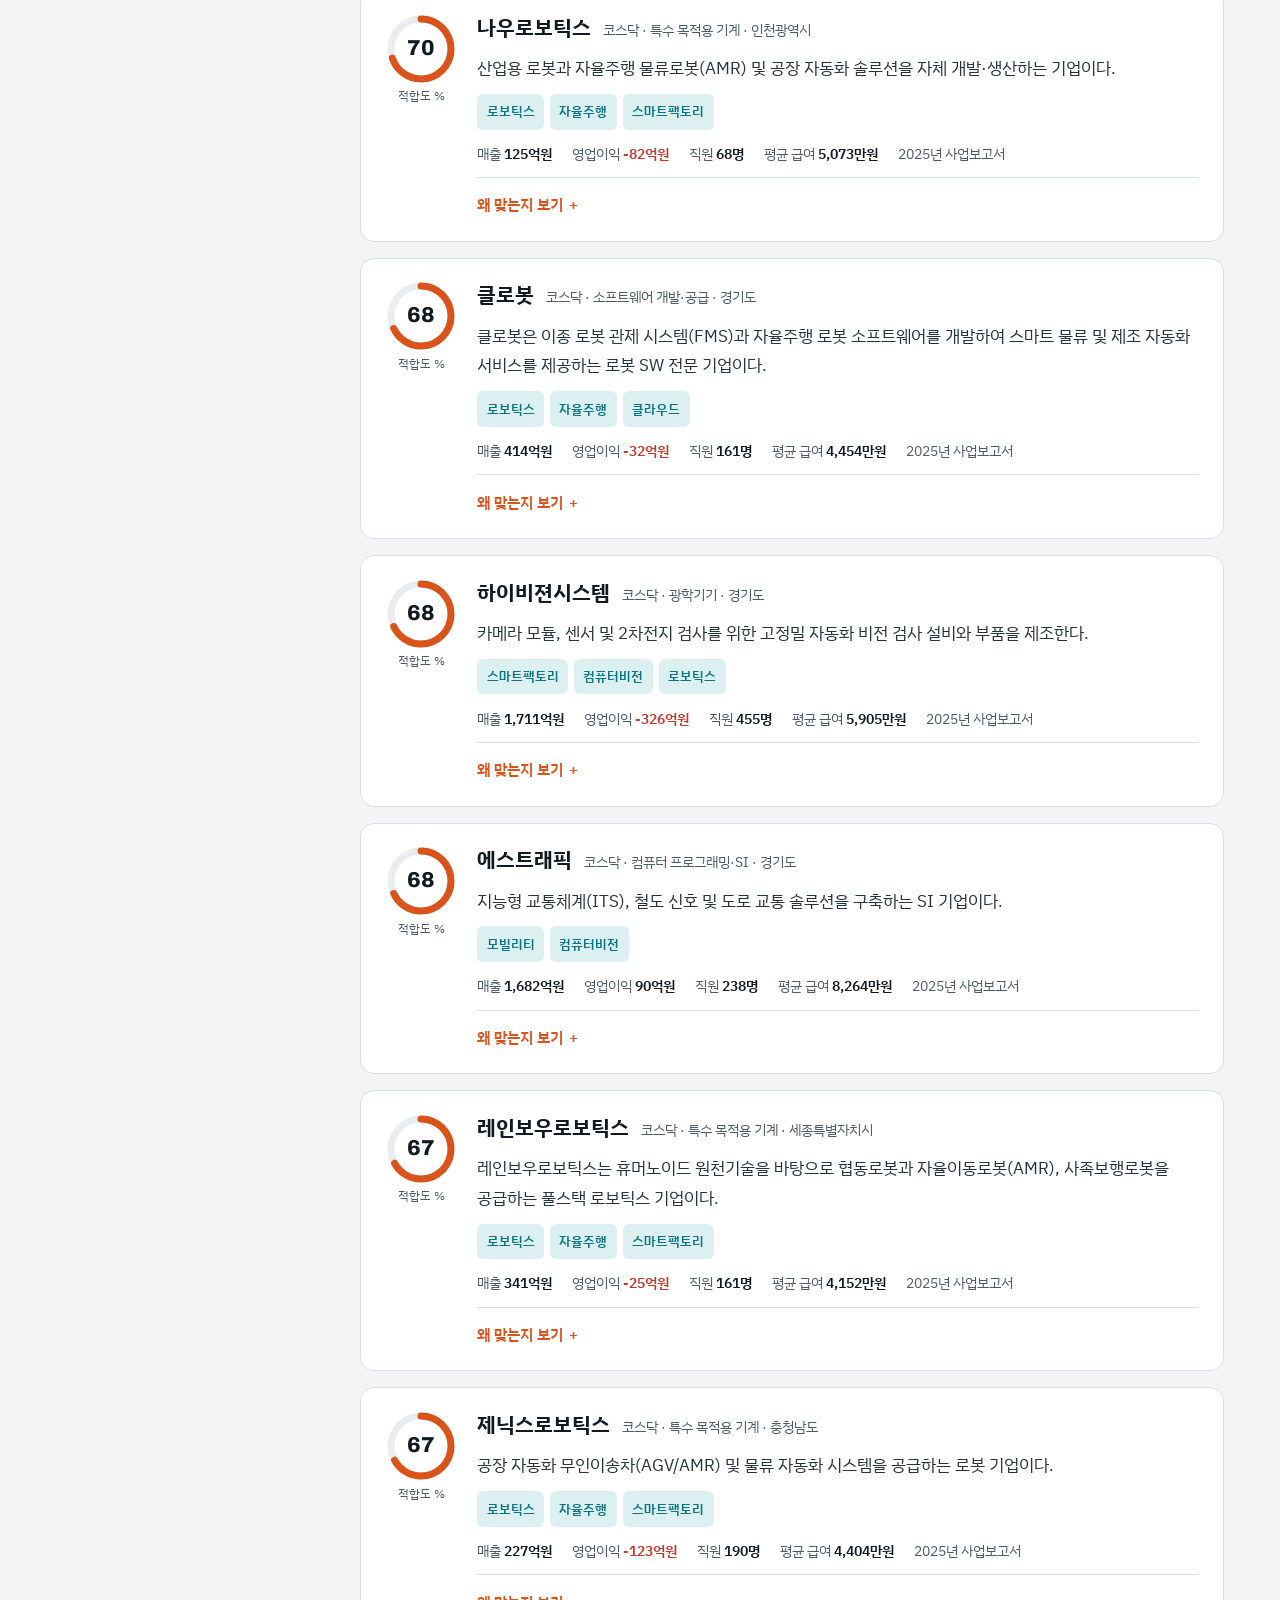
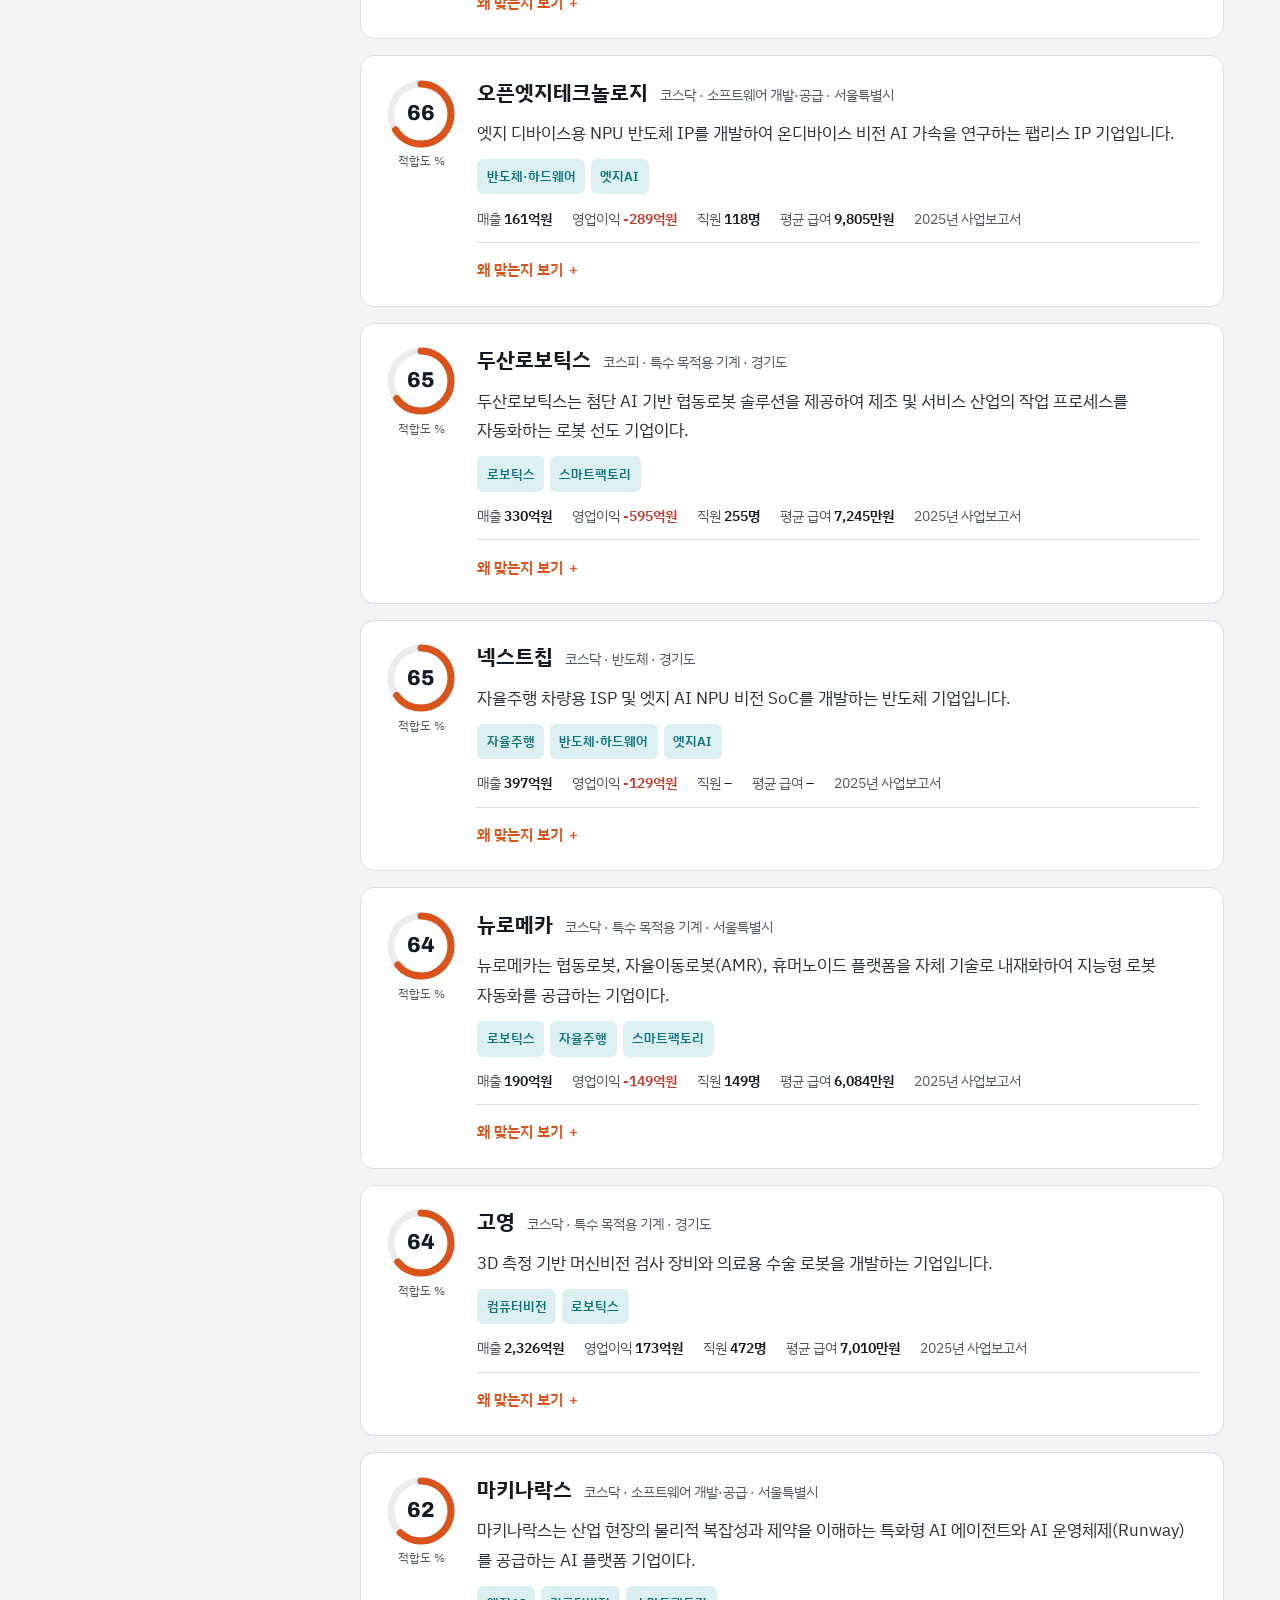
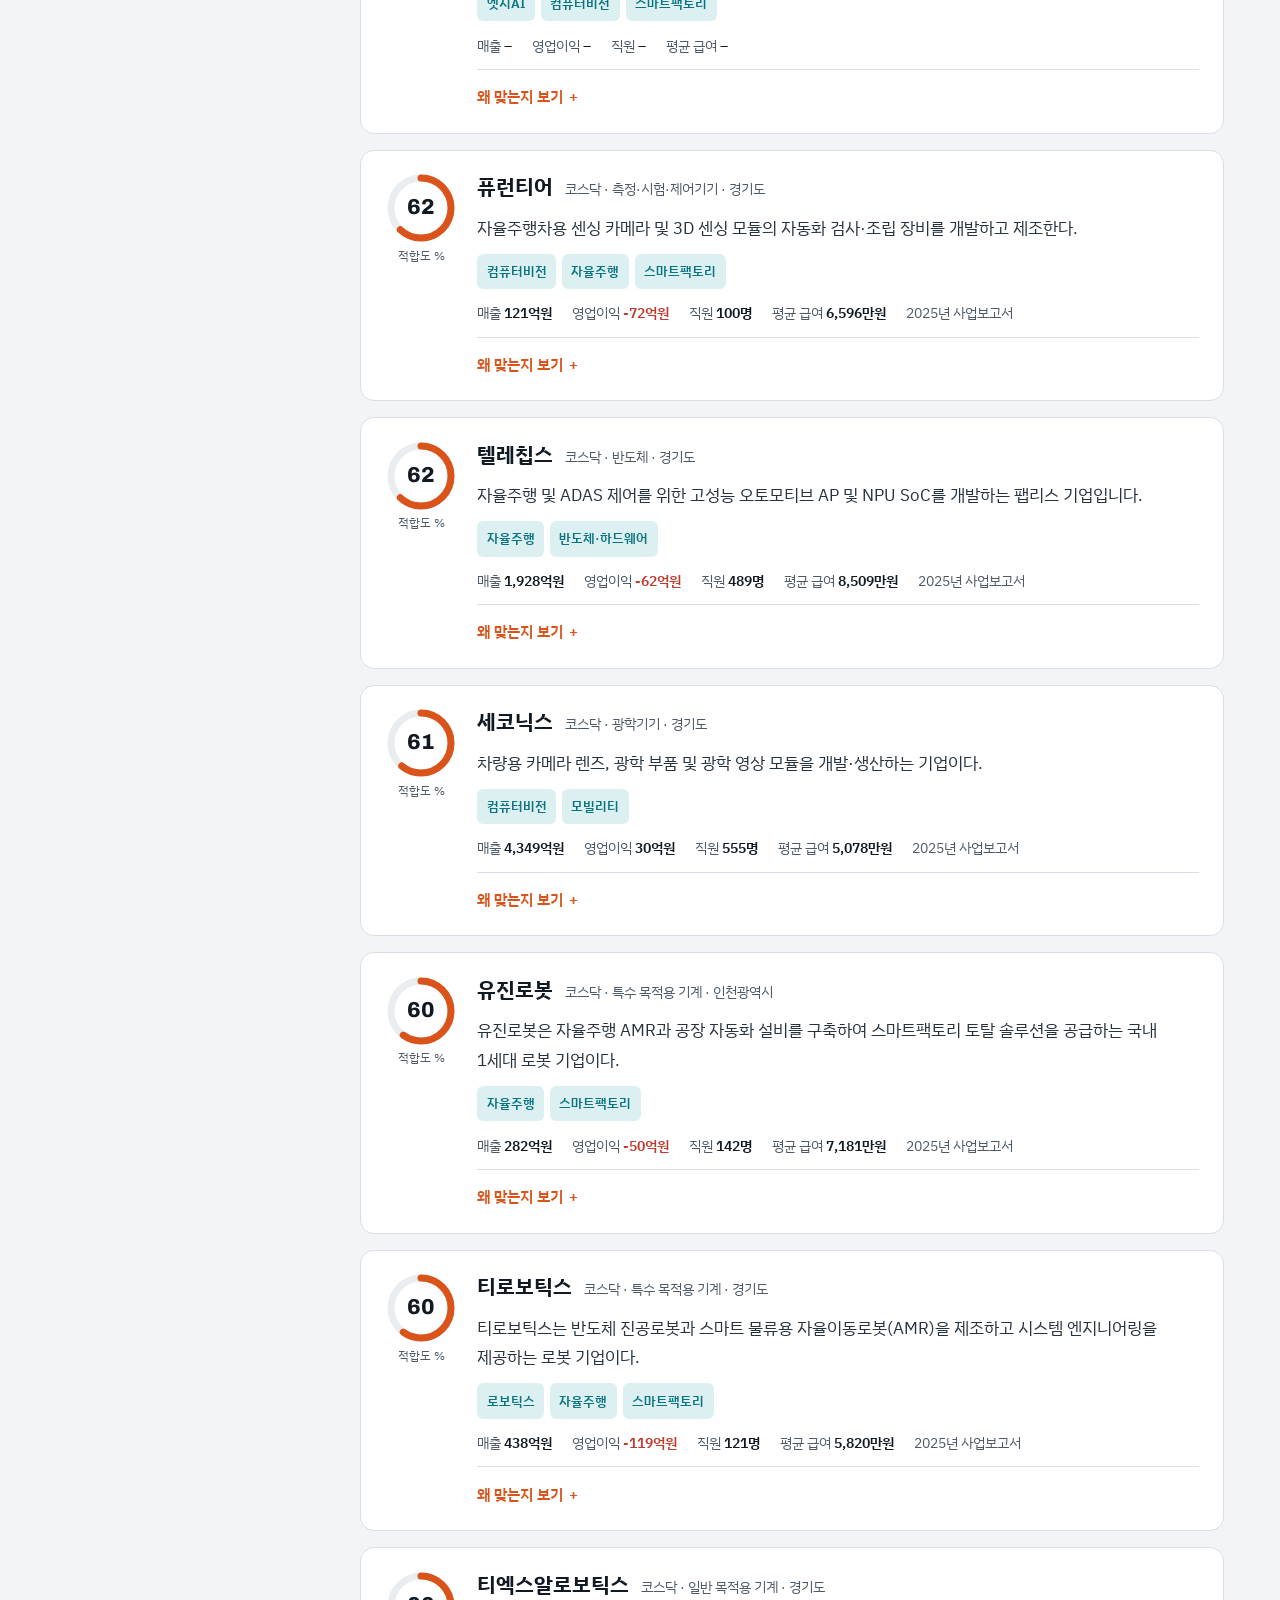
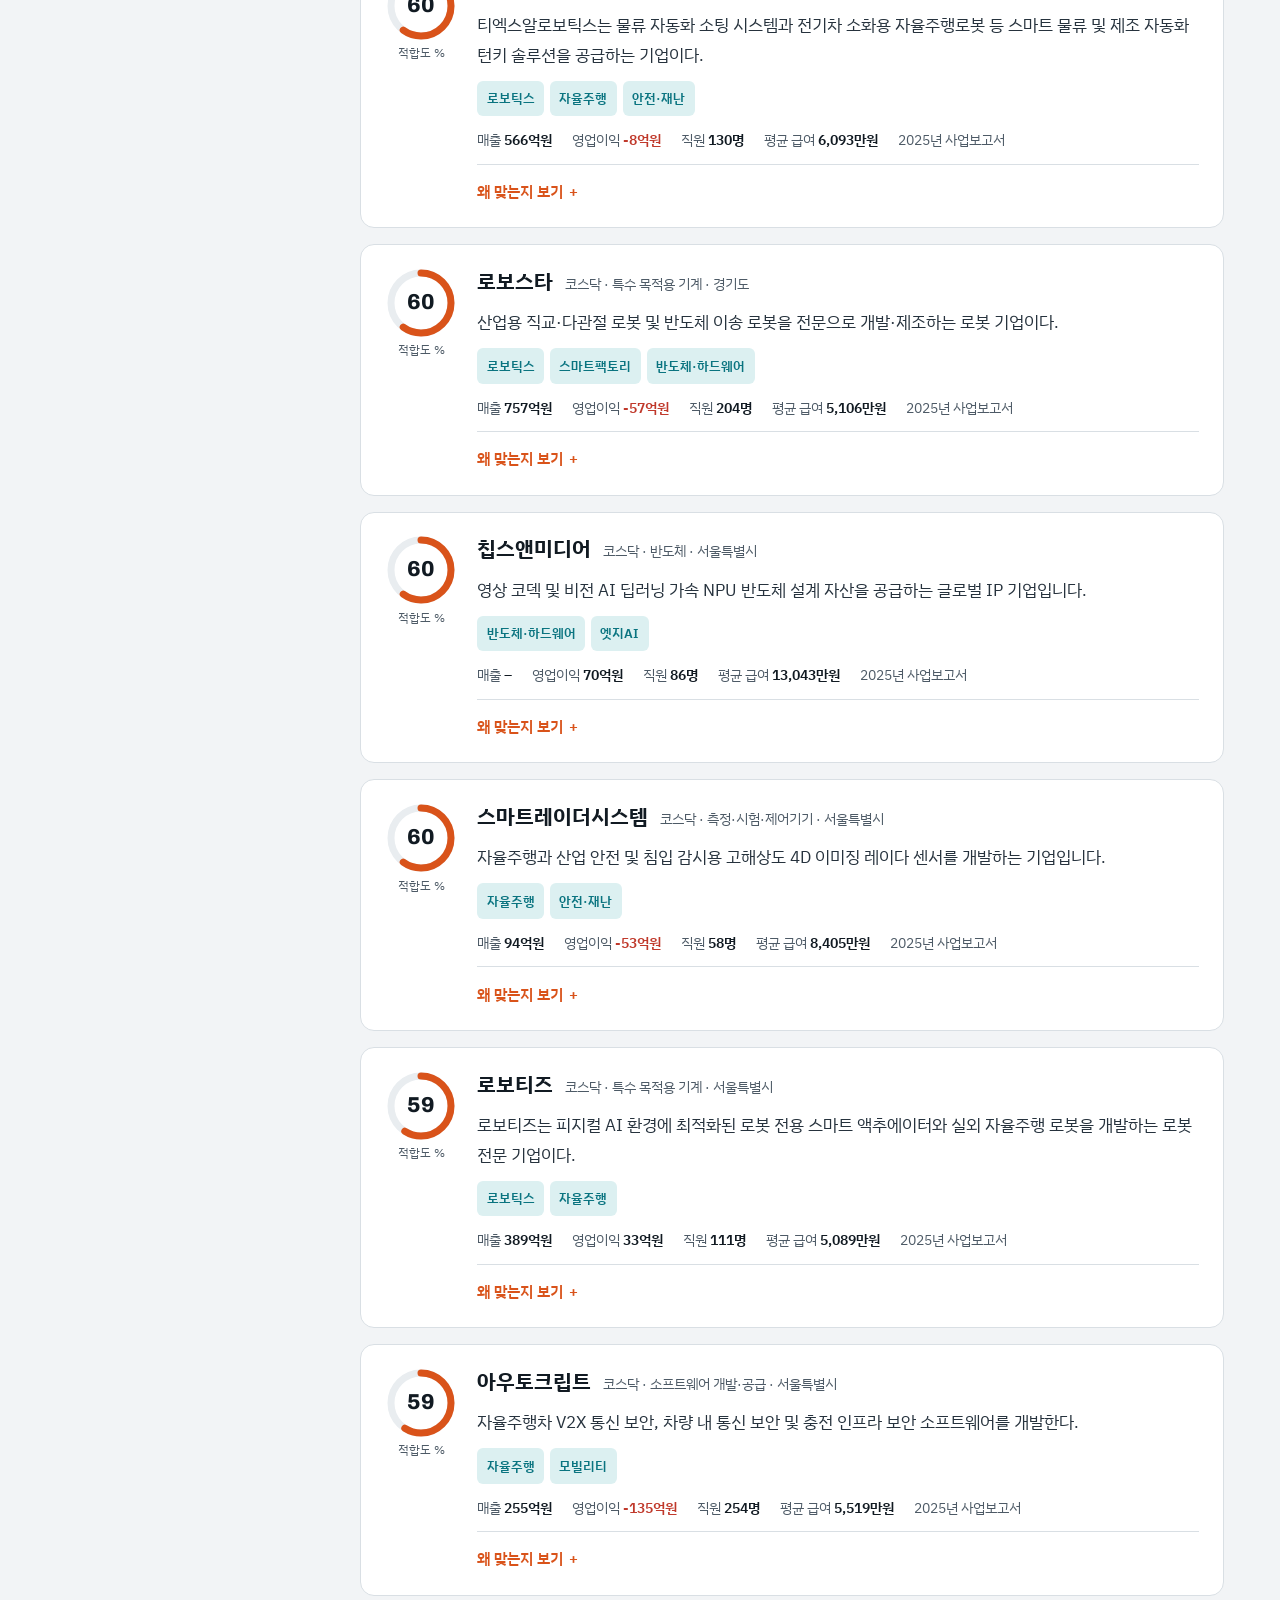
<file: companies.html>
<!doctype html>
<html lang="ko">
<head>
<meta charset="utf-8">
<meta name="viewport" content="width=device-width, initial-scale=1, viewport-fit=cover">
<title>기업 매칭 · 임창건</title>
<meta name="description" content="OpenDART 공시 데이터와 Gemini로 찾은, 임창건의 이력에 맞는 상장사">
<link rel="icon" href="data:image/svg+xml,%3Csvg xmlns='http://www.w3.org/2000/svg' viewBox='0 0 32 32'%3E%3Crect x='3' y='7' width='26' height='22' fill='none' stroke='%23e0591a' stroke-width='3'/%3E%3Crect x='3' y='2' width='14' height='6' fill='%23e0591a'/%3E%3C/svg%3E">
<link rel="preconnect" href="https://fonts.googleapis.com">
<link rel="preconnect" href="https://fonts.gstatic.com" crossorigin>
<link rel="stylesheet" href="https://fonts.googleapis.com/css2?family=Archivo:wdth,wght@100,600..800&family=IBM+Plex+Mono:wght@400;500&family=IBM+Plex+Sans+KR:wght@400;500;600;700&display=swap">
<link rel="stylesheet" href="assets/site.css">
<style>
/* 기업 매칭 페이지 전용: 왼쪽은 필터 사이드바, 오른쪽은 적합도 순 기업 카드 */
.page-head { display: grid; gap: .75rem; padding-block: 2.25rem 0; }
.page-head h1 { font-size: clamp(1.8rem, 3.6vw, 2.4rem); font-weight: 700; line-height: 1.3; }
.page-head .lede { max-width: 44em; font-size: 1.0625rem; }
.how { display: flex; flex-wrap: wrap; gap: .5rem; align-items: center; font-size: .9375rem; color: var(--muted); }
.how .step { display: inline-flex; align-items: center; gap: .4rem; background: var(--surface); border: 1px solid var(--line); padding: .35rem .7rem; border-radius: 8px; color: var(--text); }
.how .step b { font-family: var(--f-mono); font-size: .8125rem; color: var(--box); font-weight: 500; }
.how .arrow { color: var(--muted); }

.m-shell { display: grid; grid-template-columns: 16.5rem minmax(0, 1fr); gap: 2.5rem; padding-block: 2rem 5rem; align-items: start; }
@media (max-width: 1000px) { .m-shell { grid-template-columns: minmax(0, 1fr); gap: 1.25rem; } }
.fside { position: sticky; top: calc(env(safe-area-inset-top, 0px) + var(--nav-h) + 1.5rem); display: grid; gap: 1rem; }
@media (max-width: 1000px) { .fside { position: static; } }
.fgroup { display: grid; gap: .6rem; }
.fgroup + .fgroup { border-top: 1px solid var(--line); padding-top: 1rem; }
.fgroup > span { font-size: .875rem; font-weight: 600; color: var(--muted); }
.field { width: 100%; font: inherit; font-size: 1rem; padding: .6rem .8rem; border: 1px solid var(--line); border-radius: 10px; background: var(--bg); color: var(--ink); }
.field:focus { outline: 2px solid var(--box); outline-offset: 1px; border-color: transparent; }
.opts { display: flex; flex-wrap: wrap; gap: .4rem; }
.opts .fchip { font-size: .875rem; padding: .35rem .75rem; }
.range-row { display: grid; grid-template-columns: minmax(0, 1fr) 2.6em; gap: .6rem; align-items: center; }
.range-row input { width: 100%; accent-color: var(--box); }
.range-row output { font-family: var(--f-mono); font-size: .9375rem; color: var(--ink); text-align: right; font-variant-numeric: tabular-nums; }
.fside .reset { justify-self: start; }
.meta-panel { font-size: .875rem; color: var(--muted); display: grid; gap: .35rem; line-height: 1.6; }
.meta-panel b { color: var(--ink); font-weight: 600; }

.results-bar { display: flex; flex-wrap: wrap; align-items: center; justify-content: space-between; gap: .75rem; margin-bottom: 1rem; }
.results-bar .count { font-size: 1rem; color: var(--text); }
.results-bar .count b { color: var(--ink); font-family: var(--f-display); font-size: 1.25rem; }
.results-bar label { display: inline-flex; align-items: center; gap: .5rem; font-size: .9375rem; color: var(--muted); }
.results-bar select { width: auto; padding-block: .45rem; }

.clist { display: grid; gap: 1rem; }
.co { display: grid; grid-template-columns: 4.5rem minmax(0, 1fr); gap: 1.25rem; background: var(--surface); border: 1px solid var(--line); border-radius: var(--r); padding: 1.35rem 1.5rem; }
@media (max-width: 560px) { .co { grid-template-columns: minmax(0, 1fr); gap: .9rem; } }
.score { position: relative; width: 4.5rem; height: 4.5rem; }
.score svg { width: 100%; height: 100%; transform: rotate(-90deg); }
.score circle { fill: none; stroke-width: 7; }
.score .bg { stroke: var(--surface-2); }
.score .fg { stroke: var(--box); stroke-linecap: round; transition: stroke-dashoffset .6s cubic-bezier(.2,.8,.2,1); }
.score b { position: absolute; inset: 0; display: grid; place-items: center; font-family: var(--f-display); font-weight: 800; font-size: 1.35rem; color: var(--ink); font-variant-numeric: tabular-nums; }
.score small { position: absolute; left: 0; right: 0; bottom: -1.35rem; text-align: center; font-size: .75rem; color: var(--muted); }
@media (max-width: 560px) { .score { width: 3.5rem; height: 3.5rem; } .score b { font-size: 1.05rem; } .score small { display: none; } }
.co-main { display: grid; gap: .7rem; min-width: 0; }
.co-top { display: flex; flex-wrap: wrap; gap: .4rem .75rem; align-items: baseline; }
.co-top h2 { font-size: 1.3rem; font-weight: 700; line-height: 1.35; }
.co-top .sub { font-size: .9rem; color: var(--muted); }
.co .biz { color: var(--text); }
.facts-row { display: flex; flex-wrap: wrap; gap: .4rem 1.25rem; font-size: .9rem; color: var(--muted); }
.facts-row span b { color: var(--ink); font-weight: 600; font-variant-numeric: tabular-nums; }
.facts-row .neg b { color: #c0392b; }
.tagrow { display: flex; flex-wrap: wrap; gap: .35rem; }
.tagrow .pill { cursor: pointer; border: 0; font: inherit; font-size: .8125rem; font-weight: 600; }
.co details { border-top: 1px solid var(--line); padding-top: .7rem; }
.co summary { cursor: pointer; font-weight: 600; font-size: .9375rem; color: var(--box); list-style: none; display: inline-flex; gap: .35rem; }
.co summary::-webkit-details-marker { display: none; }
.co summary::after { content: "+"; font-family: var(--f-mono); }
.co details[open] summary::after { content: "−"; }
.why { display: grid; gap: .55rem; margin-top: .75rem; }
.why li { display: grid; grid-template-columns: 12px minmax(0, 1fr); gap: .6rem; }
.why li::before { content: ""; width: 7px; height: 7px; margin-top: .7rem; border: 2px solid var(--box); }
.detail-grid { display: grid; grid-template-columns: repeat(2, minmax(0, 1fr)); gap: .75rem 1.5rem; margin-top: 1rem; font-size: .9375rem; }
@media (max-width: 640px) { .detail-grid { grid-template-columns: minmax(0, 1fr); } }
.detail-grid dt { font-size: .8125rem; font-weight: 600; color: var(--muted); margin-bottom: .15rem; }
.detail-grid dd { margin: 0; }
.caution { margin-top: 1rem; padding: .7rem .9rem; border-radius: 10px; background: var(--box-soft); color: var(--text); font-size: .9375rem; }
.caution b { color: var(--box); }
.co .btn-row { margin-top: .9rem; }

.empty { background: var(--surface); border: 1px dashed var(--line); border-radius: var(--r); padding: 2.5rem 1.5rem; text-align: center; display: grid; gap: .6rem; justify-items: center; }
.empty h2 { font-size: 1.2rem; }
.empty code { font-family: var(--f-mono); font-size: .875rem; background: var(--surface-2); padding: .2rem .45rem; border-radius: 6px; }
.disclaimer { margin-top: 1.5rem; font-size: .875rem; color: var(--muted); line-height: 1.7; }

/* 공식 홈페이지 수집 정보 (6단계) */
.webbox { display: grid; gap: .7rem; }
.webbox .whead { display: flex; flex-wrap: wrap; justify-content: space-between; gap: .4rem .8rem; align-items: baseline; }
.webbox .wstat { font-size: .875rem; color: var(--muted); }
.webbox .wstat b { color: var(--cool); font-weight: 600; }
.webbox ul.wf { display: grid; gap: .45rem; }
.webbox ul.wf li { display: grid; grid-template-columns: 12px minmax(0, 1fr); gap: .6rem; }
.webbox ul.wf li::before { content: ""; width: 7px; height: 7px; margin-top: .65rem; border-radius: 50%; background: var(--cool); }
.webbox .wsrc { display: flex; flex-wrap: wrap; gap: .35rem .9rem; font-size: .8125rem; }
.webbox .wsrc a { color: var(--cool); text-decoration: none; overflow-wrap: anywhere; }
.webbox .wsrc a:hover { text-decoration: underline; }
.webbox .wnone { font-size: .9375rem; color: var(--muted); }
</style>
</head>
<body>

<svg width="0" height="0" style="position:absolute" aria-hidden="true">
  <symbol id="i-gh" viewBox="0 0 24 24"><path d="M12 .5a12 12 0 0 0-3.8 23.4c.6.1.8-.3.8-.6v-2.1c-3.3.7-4-1.6-4-1.6-.6-1.4-1.4-1.8-1.4-1.8-1.1-.7.1-.7.1-.7 1.2.1 1.9 1.3 1.9 1.3 1.1 1.8 2.8 1.3 3.5 1 .1-.8.4-1.3.8-1.6-2.7-.3-5.5-1.3-5.5-5.9 0-1.3.5-2.4 1.2-3.2-.1-.3-.5-1.5.1-3.2 0 0 1-.3 3.3 1.2a11.5 11.5 0 0 1 6 0C17.3 4.7 18.3 5 18.3 5c.7 1.7.2 2.9.1 3.2.8.8 1.2 1.9 1.2 3.2 0 4.6-2.8 5.6-5.5 5.9.4.4.8 1.1.8 2.2v3.3c0 .3.2.7.8.6A12 12 0 0 0 12 .5Z"/></symbol>
  <symbol id="i-sun" viewBox="0 0 24 24"><circle cx="12" cy="12" r="4"/><path d="M12 2v2M12 20v2M4.9 4.9l1.4 1.4M17.7 17.7l1.4 1.4M2 12h2M20 12h2M4.9 19.1l1.4-1.4M17.7 6.3l1.4-1.4"/></symbol>
  <symbol id="i-moon" viewBox="0 0 24 24"><path d="M21 12.8A9 9 0 1 1 11.2 3a7 7 0 0 0 9.8 9.8Z"/></symbol>
  <symbol id="i-menu" viewBox="0 0 24 24"><path d="M4 7h16M4 12h16M4 17h16"/></symbol>
  <symbol id="i-close" viewBox="0 0 24 24"><path d="M6 6l12 12M18 6 6 18"/></symbol>
  <symbol id="i-up" viewBox="0 0 24 24"><path d="M12 19V5M6 11l6-6 6 6"/></symbol>
  <symbol id="i-ext" viewBox="0 0 24 24"><path d="M14 4h6v6M20 4l-9 9M18 14v5a1 1 0 0 1-1 1H5a1 1 0 0 1-1-1V7a1 1 0 0 1 1-1h5" fill="none" stroke="currentColor" stroke-width="2" stroke-linecap="round" stroke-linejoin="round"/></symbol>
</svg>

<header class="navbar">
  <div class="container">
    <a class="brand" href="index.html"><span class="mark" aria-hidden="true"></span>임창건</a>
    <nav class="nav-links" aria-label="주요 메뉴">
      <a href="index.html#home">홈</a>
      <a href="index.html#research">연구</a>
      <a href="index.html#projects">프로젝트</a>
      <a href="index.html#awards">수상</a>
      <a href="companies.html" class="active" aria-current="page">기업 매칭</a>
      <a href="fit.html">적합도 검사</a>
      <a href="letter.html">자소서</a>
    </nav>
    <div class="nav-actions">
      <button class="icon-btn" id="theme-btn" type="button" aria-label="다크 모드로 전환"><svg><use href="#i-moon"/></svg></button>
      <a class="icon-btn" href="https://github.com/limchanggeon" target="_blank" rel="noopener" aria-label="GitHub 프로필"><svg class="fill"><use href="#i-gh"/></svg></a>
      <button class="icon-btn menu-btn" id="menu-btn" type="button" aria-label="메뉴 열기" aria-expanded="false" aria-controls="drawer"><svg><use href="#i-menu"/></svg></button>
    </div>
  </div>
  <nav class="drawer container" id="drawer" aria-label="모바일 메뉴" hidden>
    <a href="index.html#home">홈</a>
    <a href="index.html#research">연구</a>
    <a href="index.html#projects">프로젝트</a>
    <a href="index.html#awards">수상</a>
    <a href="companies.html" class="active" aria-current="page">기업 매칭</a>
    <a href="fit.html">적합도 검사</a>
    <a href="letter.html">자소서</a>
  </nav>
  <div class="progress" id="progress"></div>
</header>

<div class="container">
  <header class="page-head">
    <span class="eyebrow">Company Match</span>
    <h1>제 이력에 맞는 기업</h1>
    <p class="lede">금융감독원 전자공시(OpenDART)에 올라온 상장사 정보를 모으고, Gemini가 제 연구·프로젝트와 각 회사의 사업을 비교해 적합도를 매겼습니다.</p>
    <div class="how" aria-label="만드는 과정">
      <span class="step"><b>1</b>DART 상장사 <span id="h-listed">–</span>곳</span><span class="arrow">→</span>
      <span class="step"><b>2</b>관련 업종 <span id="h-pool">–</span>곳</span><span class="arrow">→</span>
      <span class="step"><b>3</b>Gemini 1차 선별</span><span class="arrow">→</span>
      <span class="step"><b>4</b>재무·인력 반영 평가 <span id="h-final">–</span>곳</span>
    </div>
  </header>

  <div class="m-shell">
    <aside class="fside" aria-label="필터">
      <div class="panel" style="display:grid;gap:1rem">
        <div class="fgroup">
          <span>검색</span>
          <input class="field" id="q" type="search" placeholder="회사명, 사업, 직무" autocomplete="off">
        </div>
        <div class="fgroup">
          <span>최소 적합도</span>
          <div class="range-row"><input id="min-score" type="range" min="0" max="90" step="5" value="0" aria-label="최소 적합도"><output id="min-out" for="min-score">0</output></div>
        </div>
        <div class="fgroup">
          <span>분야</span>
          <div class="opts" id="f-tags"></div>
        </div>
        <div class="fgroup">
          <span>시장</span>
          <div class="opts" id="f-market"></div>
        </div>
        <div class="fgroup">
          <span>지역</span>
          <div class="opts" id="f-region"></div>
        </div>
        <button class="btn reset" id="reset" type="button">필터 초기화</button>
      </div>
      <div class="panel meta-panel" id="meta"></div>
    </aside>

    <section aria-label="매칭 결과">
      <div class="results-bar">
        <p class="count" id="count" aria-live="polite">불러오는 중</p>
        <label for="sort">정렬
          <select class="field" id="sort">
            <option value="score">적합도 높은 순</option>
            <option value="revenue">매출 큰 순</option>
            <option value="employees">직원 많은 순</option>
            <option value="salary">평균 급여 높은 순</option>
            <option value="name">이름순</option>
          </select>
        </label>
      </div>
      <div class="clist" id="list"></div>
      <p class="disclaimer">
        재무·인력 수치는 각 회사의 최근 사업보고서(OpenDART)에서 가져왔고, 평균 급여는 연간 급여 총액을 직원 수로 나눈 값입니다.
        사업 설명·적합도·추천 직무는 Gemini가 공시 정보와 일반 지식을 바탕으로 작성한 참고 자료이며, 실제 채용 여부나 조직 구성과 다를 수 있습니다.
        지원 전에는 회사 채용 페이지와 DART 원문을 꼭 확인하세요.
      </p>
    </section>
  </div>
</div>

<footer class="site">
  <div class="container">
    <span>© 2026 임창건 · 목원대학교 SSC Lab</span>
    <span>데이터: 금융감독원 OpenDART · 분석: Google Gemini</span>
  </div>
</footer>

<div class="tracker" id="tracker" aria-hidden="true"><span></span></div>
<button class="icon-btn to-top" id="to-top" type="button" aria-label="맨 위로" hidden><svg><use href="#i-up"/></svg></button>
<div class="toast" id="toast" role="status" aria-live="polite" hidden></div>

<script src="assets/site.js"></script>
<script>
(function () {
  var state = { q: '', min: 0, tags: new Set(), market: new Set(), region: new Set(), sort: 'score' };
  var all = [];
  var $ = function (id) { return document.getElementById(id); };
  var esc = function (s) { return String(s == null ? '' : s).replace(/[&<>"']/g, function (c) { return { '&': '&amp;', '<': '&lt;', '>': '&gt;', '"': '&quot;', "'": '&#39;' }[c]; }); };

  /* 공식 홈페이지 수집 정보: 확인한 사실 + 출처 링크 */
  function webPanel(c, wrap) {
    var w = c.web;
    if (!w) return wrap ? '<div class="panel webbox"><p class="side-h" style="margin:0">공식 홈페이지 수집</p><p class="wnone">이 분석은 홈페이지 수집 기능을 붙이기 전에 만들어졌어요. 다시 분석하면 수집합니다.</p></div>' : '';
    var when = (w.fetched_at || '').replace('T', ' ').slice(0, 16);
    var seenTitle = {};
    var src = (w.sources || []).map(function (s) {
      var label = s.title || s.url;
      if (seenTitle[label]) { try { label = decodeURIComponent(new URL(s.url).pathname) || s.url; } catch (e) { label = s.url; } }
      seenTitle[s.title || s.url] = 1;
      return '<a href="' + esc(s.url) + '" target="_blank" rel="noopener">' + esc(label.length > 40 ? label.slice(0, 40) + '…' : label) + ' ↗</a>';
    }).join('');
    var facts = (c.web_facts || []).length ? '<ul class="wf">' + c.web_facts.map(function (f) { return '<li><span>' + esc(f) + '</span></li>'; }).join('') + '</ul>' : '';
    var body = w.status === 'ok'
      ? facts + (src ? '<div class="wsrc">' + src + '</div>' : '')
      : '<p class="wnone">' + esc(w.status_text) + (w.homepage ? ' · ' + esc(w.homepage) : '') + '</p>';
    var inner = '<div class="whead"><p class="side-h" style="margin:0">공식 홈페이지에서 확인한 내용</p><span class="wstat"><b>' + esc(w.status_text) + '</b>' + (when ? ' · ' + esc(when) + ' 수집' : '') + '</span></div>' + body;
    return wrap ? '<div class="panel webbox">' + inner + '</div>' : '<div class="webbox" style="margin-top:1rem">' + inner + '</div>';
  }

  function money(v) {
    if (typeof v !== 'number') return '–';
    var eok = v / 1e8;
    if (Math.abs(eok) >= 10000) return (eok / 10000).toFixed(1).replace(/\.0$/, '') + '조원';
    return Math.round(eok).toLocaleString('ko-KR') + '억원';
  }
  function salary(v) { return typeof v === 'number' ? Math.round(v / 1e4).toLocaleString('ko-KR') + '만원' : '–'; }
  function regionGroup(r) {
    if (!r) return '기타';
    if (/^서울/.test(r)) return '서울';
    if (/^(경기|인천)/.test(r)) return '경기·인천';
    if (/^(대전|세종|충청|충북|충남)/.test(r)) return '대전·충청';
    if (/^(부산|대구|울산|경상|경북|경남)/.test(r)) return '영남';
    if (/^(광주|전라|전북|전남)/.test(r)) return '호남';
    return '기타';
  }

  function chipGroup(el, key, values, counts) {
    el.innerHTML = values.map(function (v) {
      return '<button class="fchip" type="button" aria-pressed="false" data-v="' + esc(v) + '">' + esc(v) + ' <span class="muted">' + counts[v] + '</span></button>';
    }).join('');
    el.addEventListener('click', function (e) {
      var b = e.target.closest('.fchip'); if (!b) return;
      var v = b.getAttribute('data-v'), set = state[key];
      set.has(v) ? set.delete(v) : set.add(v);
      b.setAttribute('aria-pressed', String(set.has(v)));
      render();
    });
  }
  function countBy(fn) {
    var m = {}; all.forEach(function (c) { [].concat(fn(c)).forEach(function (k) { m[k] = (m[k] || 0) + 1; }); }); return m;
  }
  function order(m) { return Object.keys(m).sort(function (a, b) { return m[b] - m[a]; }); }

  function ring(score) {
    var r = 30, c = 2 * Math.PI * r, off = c * (1 - score / 100);
    return '<div class="score" aria-label="적합도 ' + score + '점"><svg viewBox="0 0 72 72" aria-hidden="true"><circle class="bg" cx="36" cy="36" r="' + r + '"/><circle class="fg" cx="36" cy="36" r="' + r + '" stroke-dasharray="' + c.toFixed(1) + '" stroke-dashoffset="' + off.toFixed(1) + '"/></svg><b>' + score + '</b><small>적합도 %</small></div>';
  }

  function card(c) {
    var op = typeof c.op_income === 'number' && c.op_income < 0;
    var home = c.homepage ? (/^https?:/.test(c.homepage) ? c.homepage : 'https://' + c.homepage) : '';
    return '<article class="co track" data-cls="' + esc(c.name) + '" data-conf="' + (c.score / 100).toFixed(2) + '">' +
      ring(c.score) +
      '<div class="co-main">' +
        '<div class="co-top"><h2>' + esc(c.name) + '</h2><span class="sub">' + esc(c.market) + ' · ' + esc(c.sector) + ' · ' + esc(c.region || '지역 정보 없음') + '</span></div>' +
        '<p class="biz">' + esc(c.business) + '</p>' +
        '<div class="tagrow">' + c.fit_tags.map(function (t) { return '<button type="button" class="pill kind" data-tag="' + esc(t) + '">' + esc(t) + '</button>'; }).join('') + '</div>' +
        '<div class="facts-row">' +
          '<span>매출 <b>' + money(c.revenue) + '</b></span>' +
          '<span class="' + (op ? 'neg' : '') + '">영업이익 <b>' + money(c.op_income) + '</b></span>' +
          '<span>직원 <b>' + (c.employees ? c.employees.toLocaleString('ko-KR') + '명' : '–') + '</b></span>' +
          '<span>평균 급여 <b>' + salary(c.avg_salary) + '</b></span>' +
          (c.fiscal_year ? '<span>' + c.fiscal_year + '년 사업보고서</span>' : '') +
        '</div>' +
        '<details><summary>왜 맞는지 보기</summary>' +
          '<ul class="why">' + c.reasons.map(function (r) { return '<li><span>' + esc(r) + '</span></li>'; }).join('') + '</ul>' +
          '<dl class="detail-grid">' +
            '<div><dt>추천 직무</dt><dd>' + c.roles.map(esc).join(', ') + '</dd></div>' +
            '<div><dt>설립 · 종목코드</dt><dd>' + esc(c.est_year || '–') + '년 · ' + esc(c.stock_code) + '</dd></div>' +
            '<div><dt>본사 주소</dt><dd>' + esc(c.address || '–') + '</dd></div>' +
            '<div><dt>업종 코드</dt><dd>' + esc(c.industry_code) + ' (' + esc(c.sector) + ')</dd></div>' +
          '</dl>' +
          webPanel(c, false) +
          '<p class="caution"><b>확인할 점</b> ' + esc(c.caution) + '</p>' +
          '<div class="btn-row">' +
            '<a class="btn primary" href="fit.html#' + c.corp_code + '">적합도 자세히</a>' +
            '<a class="btn" href="' + esc(c.dart_url) + '" target="_blank" rel="noopener"><svg><use href="#i-ext"/></svg>DART 공시</a>' +
            (home ? '<a class="btn" href="' + esc(home) + '" target="_blank" rel="noopener"><svg><use href="#i-ext"/></svg>홈페이지</a>' : '') +
          '</div>' +
        '</details>' +
      '</div></article>';
  }

  function render() {
    var q = state.q.trim().toLowerCase();
    var list = all.filter(function (c) {
      if (c.score < state.min) return false;
      if (state.tags.size && !c.fit_tags.some(function (t) { return state.tags.has(t); })) return false;
      if (state.market.size && !state.market.has(c.market)) return false;
      if (state.region.size && !state.region.has(c._rg)) return false;
      if (q && c._hay.indexOf(q) === -1) return false;
      return true;
    });
    var key = { score: 'score', revenue: 'revenue', employees: 'employees', salary: 'avg_salary' }[state.sort];
    list.sort(function (a, b) {
      if (state.sort === 'name') return a.name.localeCompare(b.name, 'ko');
      return (b[key] || -Infinity) - (a[key] || -Infinity) || b.score - a.score;
    });
    $('count').innerHTML = '<b>' + list.length + '</b>곳 / 전체 ' + all.length + '곳';
    $('list').innerHTML = list.length ? list.map(card).join('') :
      '<div class="empty"><h2>조건에 맞는 기업이 없어요</h2><p class="muted">필터를 줄이거나 최소 적합도를 낮춰 보세요.</p><button class="btn" type="button" data-reset>필터 초기화</button></div>';
  }

  function resetAll() {
    state.q = ''; state.min = 0; state.tags.clear(); state.market.clear(); state.region.clear();
    $('q').value = ''; $('min-score').value = 0; $('min-out').textContent = '0';
    document.querySelectorAll('.fside .fchip').forEach(function (b) { b.setAttribute('aria-pressed', 'false'); });
    render();
  }

  $('q').addEventListener('input', function (e) { state.q = e.target.value; render(); });
  $('min-score').addEventListener('input', function (e) { state.min = +e.target.value; $('min-out').textContent = e.target.value; render(); });
  $('sort').addEventListener('change', function (e) { state.sort = e.target.value; render(); });
  $('reset').addEventListener('click', resetAll);
  $('list').addEventListener('click', function (e) {
    if (e.target.closest('[data-reset]')) return resetAll();
    var t = e.target.closest('.tagrow .pill'); if (!t) return;
    var v = t.getAttribute('data-tag');
    state.tags.clear(); state.tags.add(v);
    document.querySelectorAll('#f-tags .fchip').forEach(function (b) { b.setAttribute('aria-pressed', String(b.getAttribute('data-v') === v)); });
    render();
    $('count').scrollIntoView({ behavior: window.site.reduce ? 'auto' : 'smooth', block: 'center' });
  });

  fetch('data/companies.json', { cache: 'no-cache' }).then(function (r) {
    if (!r.ok) throw new Error(r.status);
    return r.json();
  }).then(function (d) {
    all = d.companies.map(function (c) {
      c._rg = regionGroup(c.region);
      c._hay = [c.name, c.legal_name, c.business, c.sector, c.region, c.roles.join(' '), c.fit_tags.join(' ')].join(' ').toLowerCase();
      return c;
    });
    $('h-listed').textContent = d.listed_size.toLocaleString('ko-KR');
    $('h-pool').textContent = d.pool_size.toLocaleString('ko-KR');
    $('h-final').textContent = all.length;
    var when = d.generated_at.replace('T', ' ').slice(0, 16);
    $('meta').innerHTML = '<span>마지막 분석 <b>' + esc(when) + '</b></span><span>모델 <b>' + esc(d.model) + '</b></span><span>데이터 ' + esc(d.source) + '</span>';
    var tc = countBy(function (c) { return c.fit_tags; }), mc = countBy(function (c) { return c.market; }), rc = countBy(function (c) { return c._rg; });
    chipGroup($('f-tags'), 'tags', order(tc), tc);
    chipGroup($('f-market'), 'market', order(mc), mc);
    chipGroup($('f-region'), 'region', order(rc), rc);
    render();
  }).catch(function () {
    $('count').textContent = '결과 없음';
    $('list').innerHTML = '<div class="empty"><h2>아직 분석 결과가 없어요</h2><p class="muted">저장소 루트에서 <code>python3 scripts/match_companies.py</code>를 실행하면 <code>data/companies.json</code>이 만들어집니다.</p></div>';
  });
})();
</script>
</body>
</html>
</file>
<file: assets/site.css>
/* Layout: sticky navbar + sticky profile sidebar + roomy main column. Readability first: 17px body, ink-colored copy, muted only for meta. */
:root {
  --bg: #f2f4f6;
  --surface: #ffffff;
  --surface-2: #e9edf0;
  --ink: #111a22;
  --text: #26323d;
  --muted: #4d5a66;
  --line: #d9dfe4;
  --box: #d9531a;
  --box-soft: #fbe7dc;
  --box-ink: #ffffff;
  --cool: #0a7480;
  --cool-soft: #dcf0f1;
  --nav-bg: rgba(242, 244, 246, .86);
  --stage: #0f171e;
  --f-display: "Archivo", "IBM Plex Sans KR", system-ui, sans-serif;
  --f-body: "IBM Plex Sans KR", "Apple SD Gothic Neo", "Malgun Gothic", system-ui, sans-serif;
  --f-mono: "IBM Plex Mono", ui-monospace, "SFMono-Regular", Menlo, monospace;
  --nav-h: 64px;
  --r: 14px;
}
@media (prefers-color-scheme: dark) {
  :root:not([data-theme="light"]) {
    --bg: #0d1318; --surface: #151d24; --surface-2: #1d2731; --ink: #eef3f6; --text: #d3dbe1; --muted: #9eabb6; --line: #27333e;
    --box: #ff7d3a; --box-soft: #3a2215; --box-ink: #1a0d05; --cool: #4cc9d4; --cool-soft: #12303a; --nav-bg: rgba(13, 19, 24, .86); --stage: #0a1015;
    color-scheme: dark;
  }
}
:root[data-theme="dark"] {
  --bg: #0d1318; --surface: #151d24; --surface-2: #1d2731; --ink: #eef3f6; --text: #d3dbe1; --muted: #9eabb6; --line: #27333e;
  --box: #ff7d3a; --box-soft: #3a2215; --box-ink: #1a0d05; --cool: #4cc9d4; --cool-soft: #12303a; --nav-bg: rgba(13, 19, 24, .86); --stage: #0a1015;
  color-scheme: dark;
}

* { box-sizing: border-box; }
[hidden] { display: none !important; }
html { scroll-behavior: smooth; }
body {
  margin: 0; background: var(--bg); color: var(--text);
  font-family: var(--f-body); font-size: 1.0625rem; line-height: 1.75; word-break: keep-all; overflow-wrap: break-word;
  -webkit-font-smoothing: antialiased;
}
a { color: inherit; }
:focus-visible { outline: 2.5px solid var(--box); outline-offset: 3px; border-radius: 4px; }
h1, h2, h3 { text-wrap: balance; margin: 0; color: var(--ink); }
p { margin: 0; }
ul, ol { margin: 0; padding: 0; list-style: none; }
button { font: inherit; }
.mono { font-family: var(--f-mono); font-size: .875rem; }
.muted { color: var(--muted); }
.container { max-width: 78rem; margin-inline: auto; padding-inline: clamp(16px, 4vw, 40px); }

/* ───── navbar ───── */
.navbar {
  position: sticky; top: env(safe-area-inset-top, 0px); z-index: 50;
  background: var(--nav-bg); backdrop-filter: saturate(1.4) blur(14px); -webkit-backdrop-filter: saturate(1.4) blur(14px);
  border-bottom: 1px solid var(--line);
}
.navbar .container { height: var(--nav-h); display: flex; align-items: center; gap: 1.5rem; }
.brand { display: flex; align-items: center; gap: .7rem; text-decoration: none; font-weight: 700; font-size: 1.0625rem; color: var(--ink); white-space: nowrap; }
.brand .mark { width: 30px; height: 26px; border: 2.5px solid var(--box); position: relative; }
.brand .mark::before { content: ""; position: absolute; left: -2.5px; top: -8px; width: 14px; height: 6px; background: var(--box); }
.nav-links { display: flex; gap: .15rem; margin-left: auto; }
.nav-links a {
  text-decoration: none; color: var(--muted); font-size: 1rem; font-weight: 500;
  padding: .45rem .85rem; border-radius: 8px; position: relative;
}
.nav-links a:hover { color: var(--ink); background: var(--surface-2); }
.nav-links a.active { color: var(--ink); font-weight: 600; }
.nav-links a.active::after { content: ""; position: absolute; left: .85rem; right: .85rem; bottom: -12px; height: 2.5px; background: var(--box); }
.nav-actions { display: flex; align-items: center; gap: .5rem; }
.icon-btn {
  display: inline-grid; place-items: center; width: 40px; height: 40px;
  background: var(--surface); color: var(--ink); border: 1px solid var(--line); border-radius: 10px; cursor: pointer; text-decoration: none;
}
.icon-btn:hover { border-color: var(--box); color: var(--box); }
.icon-btn svg { width: 19px; height: 19px; fill: none; stroke: currentColor; stroke-width: 1.8; stroke-linecap: round; stroke-linejoin: round; }
.icon-btn svg.fill { fill: currentColor; stroke: none; }
.progress { position: absolute; left: 0; bottom: -1px; height: 2px; width: 100%; background: var(--box); transform-origin: 0 50%; transform: scaleX(0); }
.menu-btn { display: none; }
.drawer { display: none; }
@media (max-width: 1040px) {
  .nav-links { display: none; }
  .nav-actions { margin-left: auto; }
  .menu-btn { display: inline-grid; }
  .drawer { display: grid; padding-block: .25rem 1rem; border-top: 1px solid var(--line); }
  .drawer a { text-decoration: none; padding: .85rem .25rem; font-weight: 500; font-size: 1.0625rem; border-bottom: 1px solid var(--line); color: var(--ink); }
  .drawer a.active { color: var(--box); }
}

/* ───── shell ───── */
.shell { display: grid; grid-template-columns: 17.5rem minmax(0, 1fr); gap: 3rem; padding-block: 2.25rem 5rem; align-items: start; }
@media (max-width: 1080px) { .shell { grid-template-columns: minmax(0, 1fr); gap: 2rem; } }

/* ───── sidebar ───── */
.sidebar { position: sticky; top: calc(env(safe-area-inset-top, 0px) + var(--nav-h) + 1.5rem); display: grid; gap: 1rem; }
@media (max-width: 1080px) { .sidebar { position: static; grid-template-columns: minmax(0, 1.3fr) minmax(0, 1fr); } }
@media (max-width: 680px) { .sidebar { grid-template-columns: minmax(0, 1fr); } }
.panel { background: var(--surface); border: 1px solid var(--line); border-radius: var(--r); padding: 1.4rem; min-width: 0; }
.profile { display: grid; gap: 1.1rem; padding-top: 2.4rem; }
.avatar {
  width: 84px; height: 84px; display: grid; place-items: center; position: relative;
  background: var(--surface-2); border-radius: 12px; color: var(--ink);
  font-family: var(--f-display); font-weight: 800; font-size: 1.9rem; font-stretch: 115%;
}
.avatar::before { content: ""; position: absolute; inset: -5px; border: 2.5px solid var(--box); border-radius: 15px; }
.avatar .tag { position: absolute; left: -5px; top: -27px; background: var(--box); color: var(--box-ink); font: 500 .75rem/1 var(--f-mono); padding: .35rem .45rem; border-radius: 4px 4px 0 0; white-space: nowrap; }
.profile h1 { font-size: 1.6rem; font-weight: 700; line-height: 1.25; }
.profile h1 span { display: block; font-family: var(--f-display); font-weight: 600; font-size: 1rem; color: var(--muted); margin-top: .15rem; }
.profile .role { font-size: 1rem; color: var(--text); margin-top: .35rem; }
.status { display: flex; align-items: center; gap: .55rem; font-size: .9375rem; color: var(--text); background: var(--cool-soft); padding: .5rem .75rem; border-radius: 8px; line-height: 1.45; }
.status i { flex: none; width: 8px; height: 8px; border-radius: 50%; background: var(--cool); animation: pulse 2s infinite; }
@keyframes pulse { 0%, 100% { box-shadow: 0 0 0 0 color-mix(in srgb, var(--cool) 50%, transparent); } 50% { box-shadow: 0 0 0 5px transparent; } }
.facts { display: grid; gap: .6rem; font-size: .9375rem; line-height: 1.55; }
.facts li { display: grid; grid-template-columns: 18px minmax(0, 1fr); gap: .65rem; align-items: start; }
.facts svg { width: 17px; height: 17px; margin-top: .15rem; fill: none; stroke: var(--box); stroke-width: 1.8; stroke-linecap: round; stroke-linejoin: round; }
.facts .email-line { color: var(--ink); overflow-wrap: anywhere; user-select: all; }
.btn-row { display: flex; flex-wrap: wrap; gap: .55rem; }
.btn {
  display: inline-flex; align-items: center; justify-content: center; gap: .45rem;
  font-weight: 600; font-size: .9375rem; line-height: 1.2; padding: .65rem 1.05rem; border-radius: 10px; cursor: pointer; text-decoration: none;
  border: 1px solid var(--line); background: var(--surface); color: var(--ink); transition: border-color .15s, color .15s, transform .15s;
}
.btn:hover { border-color: var(--box); color: var(--box); }
.btn:active { transform: translateY(1px); }
.btn.primary { background: var(--box); border-color: var(--box); color: var(--box-ink); }
.btn.primary:hover { filter: brightness(1.07); color: var(--box-ink); }
.btn svg { width: 16px; height: 16px; fill: currentColor; }
.side-h { font-size: .875rem; font-weight: 600; color: var(--muted); margin-bottom: .85rem; }
.stats { display: grid; grid-template-columns: repeat(2, minmax(0, 1fr)); gap: 1rem .75rem; }
.stats div { display: grid; gap: .15rem; }
.stats b { font-family: var(--f-display); font-weight: 800; font-size: 2rem; line-height: 1; color: var(--ink); font-variant-numeric: tabular-nums; }
.stats span { font-size: .875rem; line-height: 1.4; }
.toc { display: grid; gap: .15rem; }
.toc a { text-decoration: none; padding: .45rem .75rem; border-radius: 8px; font-size: .9375rem; color: var(--muted); border-left: 2.5px solid transparent; }
.toc a:hover { background: var(--surface-2); color: var(--ink); }
.toc a.active { color: var(--ink); font-weight: 600; border-left-color: var(--box); background: var(--surface-2); border-radius: 0 8px 8px 0; }
@media (max-width: 1080px) { .toc-panel { display: none; } }

/* ───── main ───── */
main { display: grid; gap: 4.5rem; min-width: 0; }
.sec { display: grid; gap: 1.5rem; scroll-margin-top: calc(var(--nav-h) + 1.5rem); }
.sec-head { display: flex; flex-wrap: wrap; align-items: end; justify-content: space-between; gap: .75rem 1rem; }
.eyebrow { display: block; font-family: var(--f-mono); font-size: .875rem; color: var(--box); margin-bottom: .3rem; }
.sec-head h2 { font-size: clamp(1.6rem, 3vw, 2rem); font-weight: 700; line-height: 1.3; }
.sec-head p { margin-top: .4rem; color: var(--muted); }

/* hero */
.hero { display: grid; grid-template-columns: minmax(0, 1fr) minmax(0, 1.05fr); gap: 2.5rem; align-items: center; }
@media (max-width: 860px) { .hero { grid-template-columns: minmax(0, 1fr); } }
.hero-copy { display: grid; gap: 1.4rem; }
.hero .kicker { display: inline-flex; gap: .5rem; align-items: center; font-size: .9375rem; font-weight: 600; color: var(--box); }
.hero h2 { font-size: clamp(2rem, 4.2vw, 2.9rem); font-weight: 700; line-height: 1.3; letter-spacing: -.01em; }
.hero h2 .hl { white-space: nowrap; color: var(--box); background: linear-gradient(transparent 70%, var(--box-soft) 70%); padding-inline: .1em; }


.hero .lede { font-size: 1.125rem; line-height: 1.8; color: var(--text); max-width: 32em; }

/* detection stage */
.stage { background: var(--stage); border-radius: 16px; overflow: hidden; border: 1px solid var(--line); color: #e8eef2; }
.stage-top { display: flex; align-items: center; justify-content: space-between; gap: .75rem; padding: .7rem 1rem; border-bottom: 1px solid rgba(255,255,255,.08); font-size: .8125rem; }
.stage-top .live { display: inline-flex; align-items: center; gap: .45rem; color: #ffb28a; }
.stage-top .live i { width: 7px; height: 7px; border-radius: 50%; background: #ff6a2b; animation: pulse 1.6s infinite; }
.stage-top .count { color: #b8c4cc; font-variant-numeric: tabular-nums; }
.stage canvas { display: block; width: 100%; aspect-ratio: 16 / 10; max-width: 100%; cursor: crosshair; touch-action: manipulation; }
.stage-ctrl { display: grid; grid-template-columns: minmax(0, 1fr) auto; gap: .75rem 1rem; align-items: center; padding: .85rem 1rem; border-top: 1px solid rgba(255,255,255,.08); font-size: .875rem; }
.stage-ctrl label { display: grid; grid-template-columns: auto minmax(0, 1fr) 3.2em; gap: .75rem; align-items: center; color: #c9d3da; }
.stage-ctrl output { font-family: var(--f-mono); color: #fff; text-align: right; font-variant-numeric: tabular-nums; }
.stage-ctrl input[type="range"] { width: 100%; accent-color: #ff7d3a; }
.stage-ctrl .mini { background: rgba(255,255,255,.08); color: #fff; border: 1px solid rgba(255,255,255,.14); border-radius: 8px; padding: .4rem .7rem; cursor: pointer; font-size: .8125rem; }
.stage-ctrl .mini:hover { border-color: #ff7d3a; }
.stage-note { padding: 0 1rem .85rem; font-size: .8125rem; color: #97a5af; }

/* tabs / filter chips */
.seg { display: inline-flex; flex-wrap: wrap; gap: .3rem; padding: .3rem; background: var(--surface-2); border-radius: 12px; }
.seg button { border: 0; background: transparent; color: var(--muted); font-weight: 600; font-size: .9375rem; padding: .45rem .95rem; border-radius: 9px; cursor: pointer; }
.seg button:hover { color: var(--ink); }
.seg button[aria-pressed="true"], .seg button[aria-selected="true"] { background: var(--surface); color: var(--ink); box-shadow: 0 1px 3px rgba(0,0,0,.1); }

/* publications */
.pubs { display: grid; gap: .9rem; }
.pub { display: grid; gap: .55rem; background: var(--surface); border: 1px solid var(--line); border-radius: var(--r); padding: 1.4rem 1.5rem; }
.pub .meta { display: flex; flex-wrap: wrap; gap: .5rem .75rem; align-items: center; font-size: .875rem; color: var(--muted); }
.pub h3 { font-size: 1.1875rem; font-weight: 700; line-height: 1.5; }
.pub .au b { color: var(--ink); font-weight: 700; }
.pub .src { color: var(--muted); font-size: .9375rem; }
.pub .src em { font-style: normal; color: var(--text); font-weight: 500; }
.pub a.doi { font-size: .875rem; color: var(--cool); text-decoration: none; font-family: var(--f-mono); }
.pub a.doi:hover { text-decoration: underline; }
.pill { display: inline-flex; align-items: center; gap: .3rem; font-size: .8125rem; font-weight: 600; line-height: 1; padding: .4rem .6rem; border-radius: 6px; white-space: nowrap; }
.pill.kind { background: var(--cool-soft); color: var(--cool); }
.pill.award { background: var(--box); color: var(--box-ink); }
.pill.soft { background: var(--box-soft); color: var(--box); }

/* projects */
.filters { display: flex; flex-wrap: wrap; gap: .5rem; align-items: center; }
.filters .label { font-size: .9375rem; color: var(--muted); margin-right: .25rem; }
.fchip { border: 1px solid var(--line); background: var(--surface); color: var(--text); font-size: .9375rem; font-weight: 500; padding: .4rem .85rem; border-radius: 999px; cursor: pointer; }
.fchip:hover { border-color: var(--box); }
.fchip[aria-pressed="true"] { background: var(--ink); border-color: var(--ink); color: var(--bg); }
.projects { display: grid; grid-template-columns: repeat(2, minmax(0, 1fr)); gap: 1rem; }
@media (max-width: 760px) { .projects { grid-template-columns: minmax(0, 1fr); } }
.proj {
  display: grid; gap: .9rem; align-content: start;
  background: var(--surface); border: 1px solid var(--line); border-radius: var(--r); padding: 1.5rem;
  transition: opacity .25s, transform .25s, border-color .2s;
}
.proj.big { grid-column: span 1; }
.proj.dim { opacity: .28; transform: scale(.985); }
.proj .top { display: flex; flex-wrap: wrap; gap: .4rem; align-items: center; }
.proj h3 { font-size: 1.375rem; font-weight: 700; line-height: 1.35; }
.proj h3 .en { font-family: var(--f-mono); font-size: .875rem; font-weight: 400; color: var(--muted); margin-left: .4rem; }
.proj .sum { color: var(--text); }
.proj details { border-top: 1px solid var(--line); padding-top: .75rem; }
.proj summary { cursor: pointer; font-weight: 600; font-size: .9375rem; color: var(--box); list-style: none; display: inline-flex; align-items: center; gap: .35rem; }
.proj summary::-webkit-details-marker { display: none; }
.proj summary::after { content: "+"; font-family: var(--f-mono); }
.proj details[open] summary::after { content: "−"; }
.proj .points { display: grid; gap: .6rem; margin-top: .75rem; font-size: 1rem; }
.proj .points li { display: grid; grid-template-columns: 12px minmax(0, 1fr); gap: .6rem; }
.proj .points li::before { content: ""; width: 7px; height: 7px; margin-top: .7rem; border: 2px solid var(--box); }
.proj .points b { color: var(--ink); }
.chips { display: flex; flex-wrap: wrap; gap: .4rem; }
.chips li { font-size: .8125rem; font-weight: 500; padding: .3rem .6rem; border-radius: 6px; background: var(--surface-2); color: var(--text); }
.chips li.on { background: var(--ink); color: var(--bg); }
.proj .btn-row { margin-top: .25rem; }

/* awards */
.awards { display: grid; grid-template-columns: repeat(2, minmax(0, 1fr)); gap: 1rem; }
@media (max-width: 760px) { .awards { grid-template-columns: minmax(0, 1fr); } }
.award { display: grid; gap: .5rem; align-content: start; background: var(--surface); border: 1px solid var(--line); border-radius: var(--r); padding: 1.3rem 1.4rem; }
.award .row { display: flex; justify-content: space-between; align-items: center; gap: .75rem; }
.award .when { font-size: .875rem; color: var(--muted); font-variant-numeric: tabular-nums; }
.award h3 { font-size: 1.0625rem; font-weight: 700; line-height: 1.5; }
.award p { font-size: .9375rem; color: var(--muted); line-height: 1.7; }
.award.top { border-color: color-mix(in srgb, var(--box) 45%, var(--line)); }

/* activities & stack */
.two { display: grid; grid-template-columns: minmax(0, 1fr) minmax(0, 1.5fr); gap: 1rem; }
@media (max-width: 900px) { .two { grid-template-columns: minmax(0, 1fr); } }
.acts { display: grid; gap: 1rem; }
.act { display: grid; grid-template-columns: 3rem minmax(0, 1fr); gap: .9rem; align-items: center; }
.act .cc { display: grid; place-items: center; height: 3rem; border-radius: 10px; background: var(--cool-soft); font: 600 .9375rem var(--f-mono); color: var(--cool); }
.act b { color: var(--ink); display: block; line-height: 1.45; }
.act span { font-size: .875rem; color: var(--muted); }
.stack { display: grid; gap: 1rem; margin: 0; }
.stack div { display: grid; grid-template-columns: 6.5rem minmax(0, 1fr); gap: .75rem; align-items: start; }
.stack dt { font-size: .9375rem; font-weight: 600; color: var(--ink); padding-top: .15rem; }
.stack dd { margin: 0; }
.stack .chips button { border: 0; font-size: .875rem; font-weight: 500; padding: .3rem .65rem; border-radius: 6px; background: var(--surface-2); color: var(--text); cursor: pointer; }
.stack .chips button:hover { background: var(--box-soft); color: var(--box); }
.stack .chips button.linked::after { content: " ↗"; font-size: .75rem; color: var(--muted); }
.stack-note { font-size: .875rem; color: var(--muted); margin-top: 1rem; }
@media (max-width: 440px) { .stack div { grid-template-columns: minmax(0, 1fr); gap: .35rem; } }

/* contact */
.cta { border-radius: 18px; padding: clamp(1.75rem, 4vw, 2.75rem); background: var(--ink); color: var(--bg); display: grid; grid-template-columns: minmax(0, 1fr) auto; gap: 1.5rem; align-items: center; }
.cta h2 { color: var(--bg); font-size: clamp(1.5rem, 3vw, 1.9rem); font-weight: 700; line-height: 1.35; }
.cta p { color: color-mix(in srgb, var(--bg) 78%, var(--ink)); margin-top: .5rem; }
.cta .mail { font-family: var(--f-display); font-weight: 600; font-size: clamp(1.15rem, 2.6vw, 1.45rem); margin-top: 1rem; color: var(--bg); overflow-wrap: anywhere; user-select: all; }
.cta .btn { background: transparent; border-color: color-mix(in srgb, var(--bg) 35%, var(--ink)); color: var(--bg); }
.cta .btn:hover { border-color: var(--box); color: var(--box); }
.cta .btn.primary { background: var(--box); border-color: var(--box); color: var(--box-ink); }
@media (max-width: 640px) { .cta { grid-template-columns: minmax(0, 1fr); } }

footer.site { border-top: 1px solid var(--line); padding-block: 1.75rem calc(1.75rem + env(safe-area-inset-bottom, 0px)); color: var(--muted); font-size: .9375rem; }
footer.site .container { display: flex; flex-wrap: wrap; justify-content: space-between; gap: .5rem 1rem; }

/* tracking box that follows hovered cards */
.tracker { --c: var(--box); --k: 20px; --t: 2.5px; position: absolute; z-index: 40; pointer-events: none; opacity: 0;
  background:
    linear-gradient(var(--c), var(--c)) top left / var(--k) var(--t), linear-gradient(var(--c), var(--c)) top left / var(--t) var(--k),
    linear-gradient(var(--c), var(--c)) top right / var(--k) var(--t), linear-gradient(var(--c), var(--c)) top right / var(--t) var(--k),
    linear-gradient(var(--c), var(--c)) bottom left / var(--k) var(--t), linear-gradient(var(--c), var(--c)) bottom left / var(--t) var(--k),
    linear-gradient(var(--c), var(--c)) bottom right / var(--k) var(--t), linear-gradient(var(--c), var(--c)) bottom right / var(--t) var(--k);
  background-repeat: no-repeat;
  transition: left .28s cubic-bezier(.2,.8,.2,1), top .28s cubic-bezier(.2,.8,.2,1), width .28s cubic-bezier(.2,.8,.2,1), height .28s cubic-bezier(.2,.8,.2,1), opacity .2s; }
.tracker.on { opacity: 1; }
.tracker span { position: absolute; right: 0; top: -19px; background: var(--box); color: var(--box-ink); font: 500 .6875rem/1 var(--f-mono); padding: .2rem .4rem; border-radius: 3px; white-space: nowrap; }

.toast { position: fixed; left: 50%; bottom: calc(env(safe-area-inset-bottom, 0px) + 1.5rem); transform: translateX(-50%); background: var(--ink); color: var(--bg); padding: .7rem 1.1rem; border-radius: 10px; font-size: .9375rem; z-index: 60; box-shadow: 0 8px 24px rgba(0,0,0,.2); }
.to-top { position: fixed; right: clamp(16px, 3vw, 28px); bottom: calc(env(safe-area-inset-bottom, 0px) + 1.25rem); z-index: 45; }

@media (prefers-reduced-motion: reduce) {
  html { scroll-behavior: auto; }
  .status i, .stage-top .live i { animation: none; }
  .proj, .tracker, .btn { transition: none; }
}

/* login gate for tool pages */
.login-wrap { position: fixed; inset: 0; z-index: 80; display: grid; place-items: center; padding: 16px; background: color-mix(in srgb, var(--bg) 70%, transparent); backdrop-filter: blur(6px); -webkit-backdrop-filter: blur(6px); }
.login { width: min(26rem, 100%); display: grid; gap: .8rem; background: var(--surface); border: 1px solid var(--line); border-radius: 18px; padding: 1.75rem; box-shadow: 0 24px 60px rgba(0,0,0,.18); }
.login h2 { font-size: 1.25rem; }
.login p { color: var(--muted); font-size: .9375rem; }
.login .field { width: 100%; font: inherit; font-size: 1.05rem; padding: .7rem .85rem; border: 1px solid var(--line); border-radius: 10px; background: var(--bg); color: var(--ink); }
.login .field:focus { outline: 2px solid var(--box); outline-offset: 1px; border-color: transparent; }
.login .btn-row { justify-content: flex-end; }
.login-err { color: #c0392b !important; }
.login-mark { width: 30px; height: 26px; border: 2.5px solid var(--box); position: relative; margin-top: .4rem; }
.login-mark::before { content: ""; position: absolute; left: -2.5px; top: -8px; width: 14px; height: 6px; background: var(--box); }
.sr { position: absolute; width: 1px; height: 1px; overflow: hidden; clip: rect(0 0 0 0); white-space: nowrap; }
</file>
